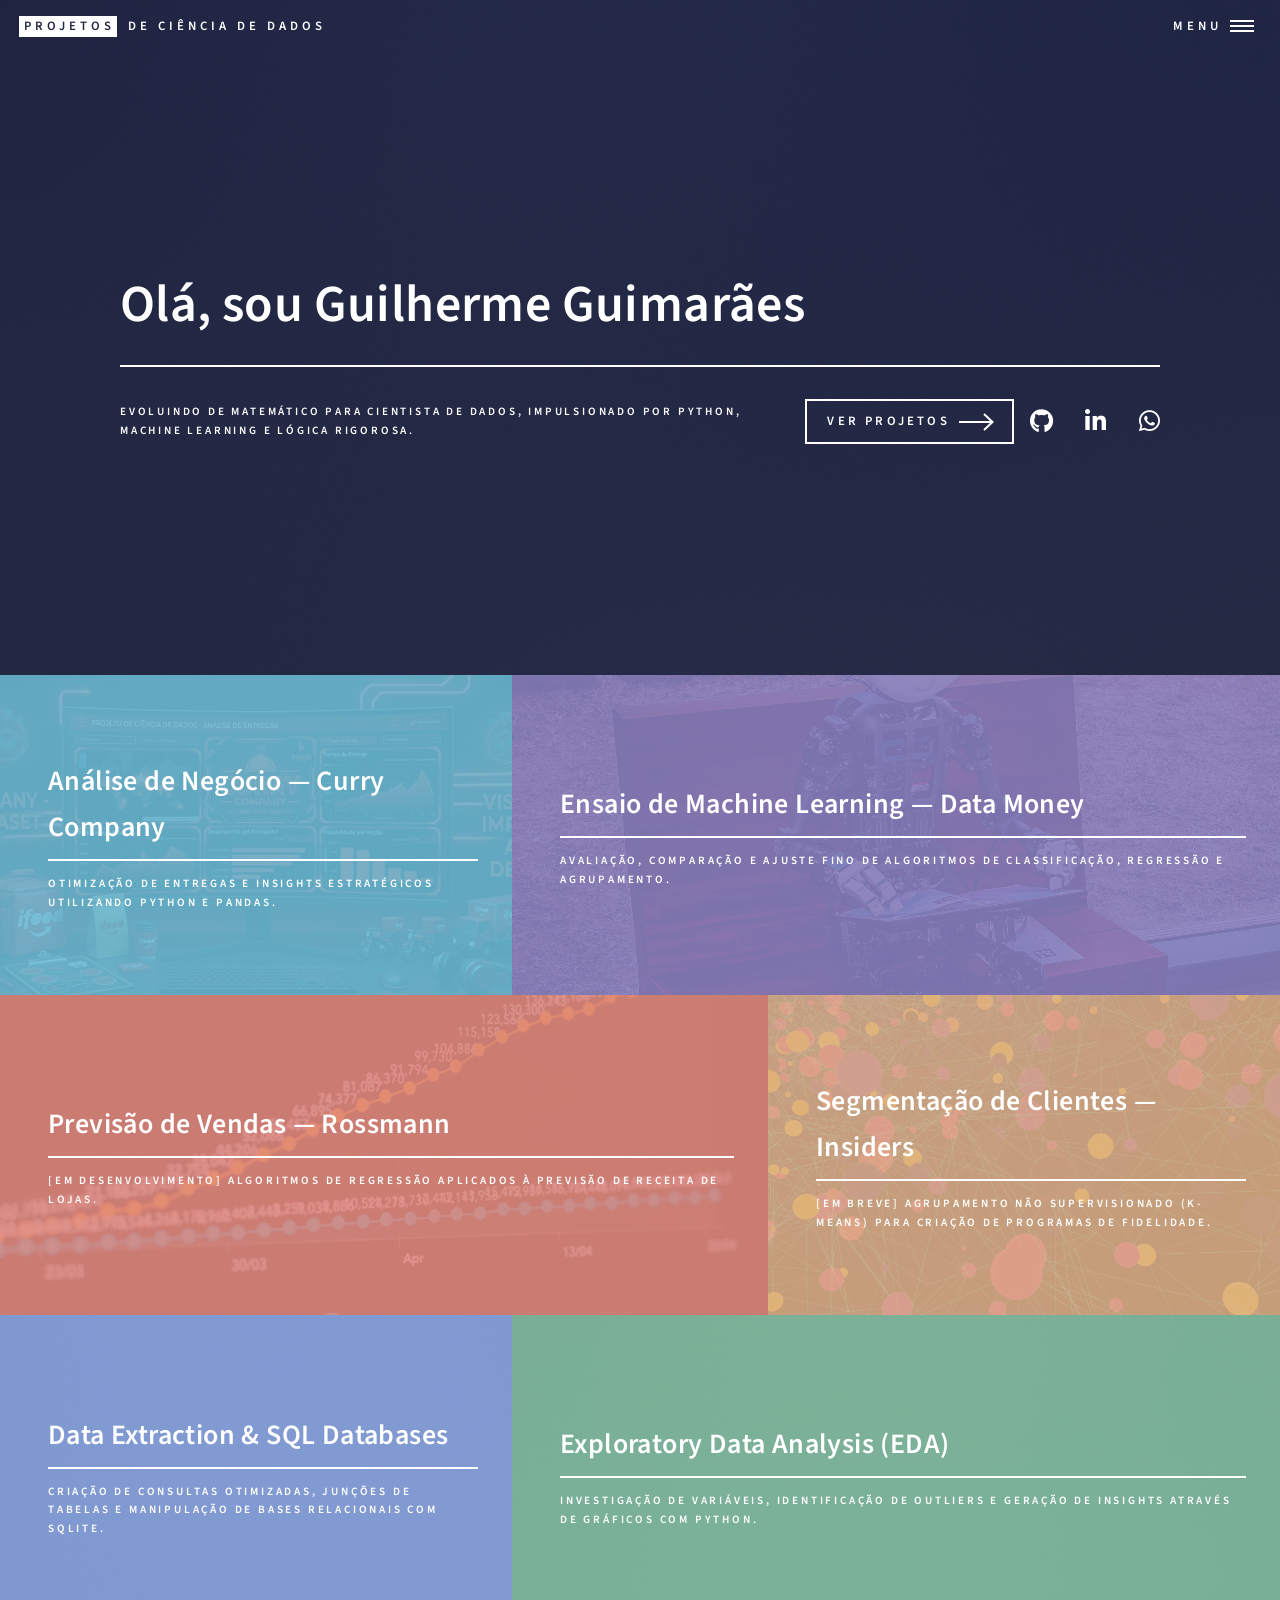
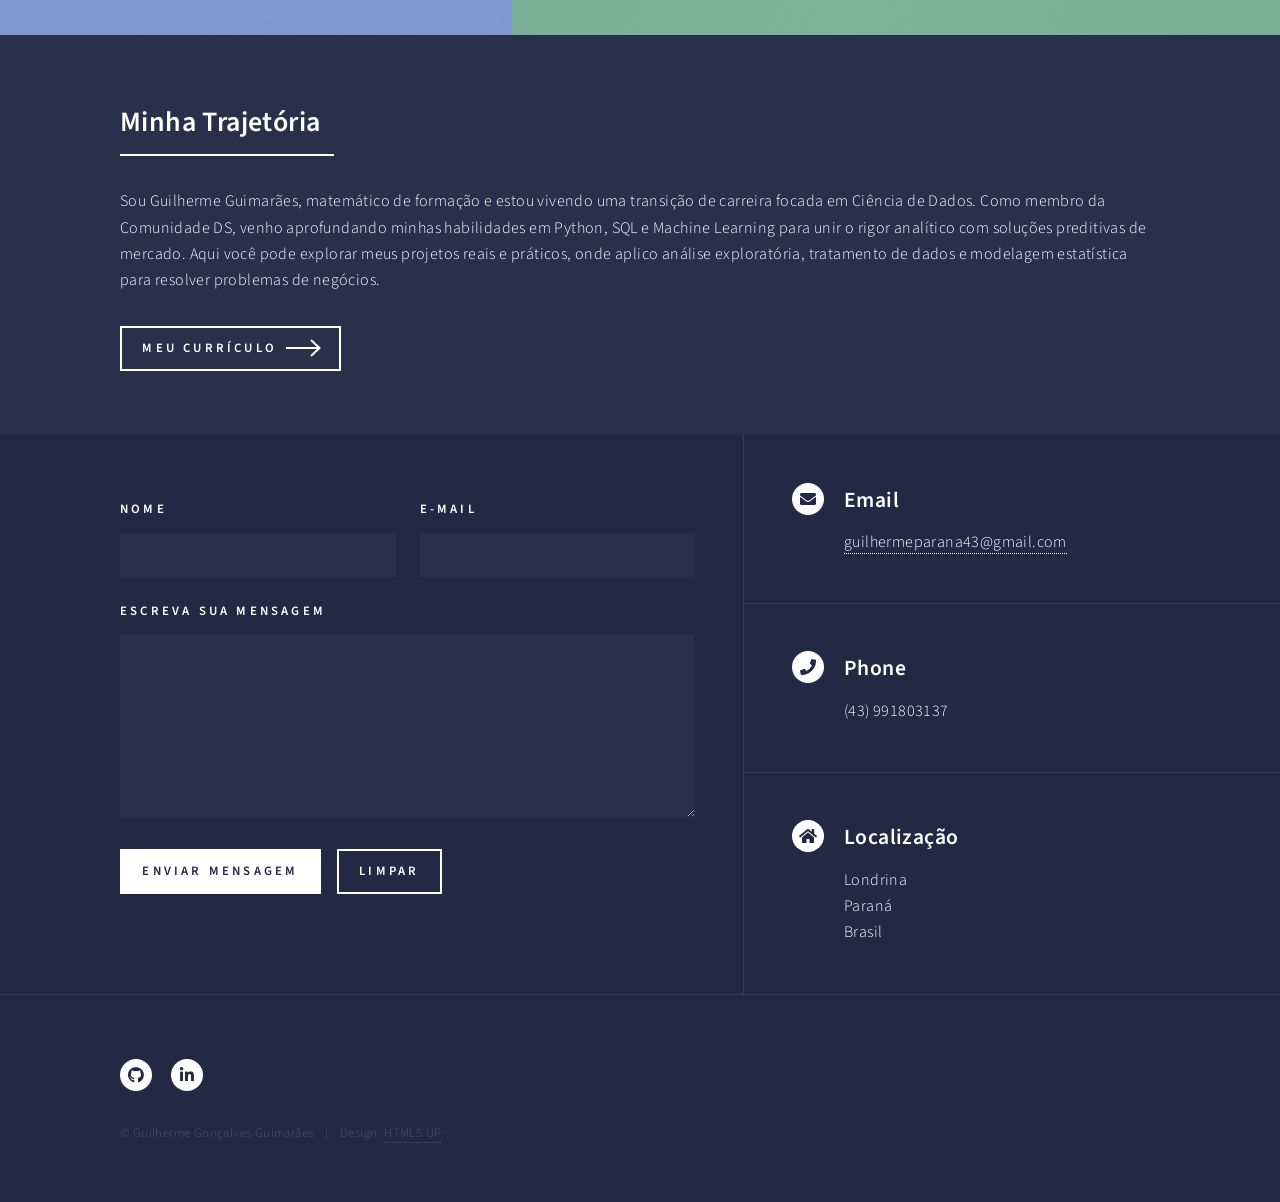
<file: index.html>
<!DOCTYPE HTML>
<html>
	<head>
		<title>Projetos - Guilherme Guimarães</title>
		<meta charset="utf-8" />
		<meta name="viewport" content="width=device-width, initial-scale=1, user-scalable=no" />
		<link rel="stylesheet" href="assets/css/main.css" />
		<noscript><link rel="stylesheet" href="assets/css/noscript.css" /></noscript>
	</head>
	<body class="is-preload">

		<!-- Wrapper -->
			<div id="wrapper">

				<!-- Header -->
					<header id="header" class="alt">
						<a href="index.html" class="logo"><strong>Projetos</strong> <span>de Ciência de Dados</span></a>
						<nav>
							<a href="#menu">Menu</a>
						</nav>
					</header>

				<!-- Menu -->
					<nav id="menu">
						<ul class="links">
							<li><a href="index.html">Home</a></li>
							<li><a href="landing.html">Projetos</a></li>
							<li><a href="generic.html">Formação</a></li>
							<li><a href="elements.html">Contato</a></li>
						</ul>
						<ul class="actions stacked">
							<li><a href="cv_guilhermeg.pdf" onclick="window.open(this.href, '_blank'); return false;" class="button primary fit">Meu Currículo</a></li>
							<li><a href="https://www.linkedin.com/in/guilherme-goncalves-guimaraes-data-scientist/" onclick="window.open(this.href, '_blank'); return false;" class="button fit">LinkedIn</a></li>
						</ul>
					</nav>

				<!-- Banner -->
					<section id="banner" class="major">
						<div class="inner">
							<header class="major">
								<h1>Olá, sou Guilherme Guimarães</h1>
							</header>
							<div class="content" style="display: flex; justify-content: space-between; align-items: center;">
								<p>EVOLUINDO DE MATEMÁTICO PARA CIENTISTA DE DADOS, IMPULSIONADO POR PYTHON, MACHINE LEARNING E LÓGICA RIGOROSA.</p>
								
								<div style="display: flex; align-items: center; gap: 1rem;">
									<ul class="actions" style="margin: 0; padding: 0;">
										<li><a href="#one" class="button next">Ver Projetos</a></li>
									</ul>

									<ul class="icons" style="display: flex; gap: 1rem; margin: 0; padding: 0; list-style: none;">
										<li><a href="https://github.com/guig23" target="_blank" class="icon brands fa-github" style="font-size: 1.5rem;"><span class="label" style="display:none;">GitHub</span></a></li>
										<li><a href="https://www.linkedin.com/in/guilherme-goncalves-guimaraes-data-scientist/" target="_blank" class="icon brands fa-linkedin-in" style="font-size: 1.5rem;"><span class="label" style="display:none;">LinkedIn</span></a></li>
										<li><a href="https://wa.me/5543991803137" target="_blank" class="icon brands fa-whatsapp" style="font-size: 1.5rem;"><span class="label" style="display:none;">WhatsApp</span></a></li>
									</ul>
								</div>
							</div>
						</div>
					</section>

				<!-- Main -->
					<div id="main">

						<!-- One (Seção de Projetos em Grid Tiles) -->
							<section id="one" class="tiles">
								
								<!-- PROJETO CURRY COMPANY ATUALIZADO PARA LINKAR DIRETO PARA O GENERIC.HTML -->
								<article>
									<span class="image">
										<img src="images/pic01.jpg" alt="Curry Company" />
									</span>
									<header class="major">
										<h3><a href="generic.html" class="link">Análise de Negócio — Curry Company</a></h3>
										<p>Otimização de entregas e insights estratégicos utilizando Python e Pandas.</p>
									</header>
									<a href="generic.html" class="link primary"></a>
								</article>

								<article>
									<span class="image">
										<img src="images/pic02.jpg" alt="" />
									</span>
									<header class="major">
										<h3><a href="landing.html" class="link">Ensaio de Machine Learning — Data Money</a></h3>
										<p>Avaliação, comparação e ajuste fino de algoritmos de Classificação, Regressão e Agrupamento.</p>
									</header>
								</article>
								
								<article>
									<span class="image">
										<img src="images/pic03.jpg" alt="" />
									</span>
									<header class="major">
										<h3><a href="#" class="link">Previsão de Vendas — Rossmann</a></h3>
										<p><strong>[Em Desenvolvimento]</strong> Algoritmos de regressão aplicados à previsão de receita de lojas.</p>
									</header>
								</article>
								
								<article>
									<span class="image">
										<img src="images/pic04.jpg" alt="" />
									</span>
									<header class="major">
										<h3><a href="#" class="link">Segmentação de Clientes — Insiders</a></h3>
										<p><strong>[Em Breve]</strong> Agrupamento não supervisionado (K-Means) para criação de programas de fidelidade.</p>
									</header>
								</article>
								
								<article>
									<span class="image">
										<img src="images/pic05.jpg" alt="" />
									</span>
									<header class="major">
										<h3><a href="#" class="link">Data Extraction & SQL Databases</a></h3>
										<p>Criação de consultas otimizadas, junções de tabelas e manipulação de bases relacionais com SQLite.</p>
									</header>
								</article>
								
								<article>
									<span class="image">
										<img src="images/pic06.jpg" alt="" />
									</span>
									<header class="major">
										<h3><a href="#" class="link">Exploratory Data Analysis (EDA)</a></h3>
										<p>Investigação de variáveis, identificação de outliers e geração de insights através de gráficos com Python.</p>
									</header>
								</article>

							</section>

						<!-- Two -->
							<section id="two">
								<div class="inner">
									<header class="major">
										<h2>Minha Trajetória</h2>
									</header>
									<p>Sou Guilherme Guimarães, matemático de formação e estou vivendo uma transição de carreira focada em Ciência de Dados. Como membro da Comunidade DS, venho aprofundando minhas habilidades em Python, SQL e Machine Learning para unir o rigor analítico com soluções preditivas de mercado. Aqui você pode explorar meus projetos reais e práticos, onde aplico análise exploratória, tratamento de dados e modelagem estatística para resolver problemas de negócios.</p>
									<ul class="actions">
										<li><a href="cv_guilhermeg.pdf" download="cv_guilhermeg.pdf" class="button next">Meu Currículo</a></li>
									</ul>
								</div>
							</section>

					</div>

				<!-- Contact -->
					<section id="contact">
						<div class="inner">
							<section>
								<form method="POST" action="https://formspree.io/f/maqkynvn">
									<div class="fields">
										<div class="field half">
											<label for="name">Nome</label>
											<input type="text" name="name" id="name" />
										</div>
										<div class="field half">
											<label for="email">E-mail</label>
											<input type="text" name="email" id="email" />
										</div>
										<div class="field">
											<label for="message">Escreva sua mensagem</label>
											<textarea name="message" id="message" rows="6"></textarea>
										</div>
									</div>
									<ul class="actions">
										<li><input type="submit" value="Enviar Mensagem" class="primary" /></li>
										<li><input type="reset" value="Limpar" /></li>
									</ul>
								</form>
							</section>
							<section class="split">
								<section>
									<div class="contact-method">
										<span class="icon solid alt fa-envelope"></span>
										<h3>Email</h3>
										<a href="mailto:guilhermeparana43@gmail.com">guilhermeparana43@gmail.com</a>
									</div>
								</section>
								<section>
									<div class="contact-method">
										<span class="icon solid alt fa-phone"></span>
										<h3>Phone</h3>
										<span>(43) 991803137</span>
									</div>
								</section>
								<section>
									<div class="contact-method">
										<span class="icon solid alt fa-home"></span>
										<h3>Localização</h3>
										<span>Londrina<br />
										Paraná<br />
										Brasil</span>
									</div>
								</section>
							</section>
						</div>
					</section>

				<!-- Footer -->
					<footer id="footer">
						<div class="inner">
							<ul class="icons">
								<li><a href="https://github.com/guig23" target="_blank" class="icon brands alt fa-github"><span class="label">GitHub</span></a></li>
								<li><a href="https://www.linkedin.com/in/guilherme-goncalves-guimaraes-data-scientist/" target="_blank" class="icon brands alt fa-linkedin-in"><span class="label">LinkedIn</span></a></li>
							</ul>
							<ul class="copyright">
								<li>&copy; Guilherme Gonçalves Guimarães</li><li>Design: <a href="https://html5up.net">HTML5 UP</a></li>
							</ul>
						</div>
					</footer>

			</div>

		<!-- Scripts -->
			<script src="assets/js/jquery.min.js"></script>
			<script src="assets/js/jquery.scrolly.min.js"></script>
			<script src="assets/js/jquery.scrollex.min.js"></script>
			<script src="assets/js/browser.min.js"></script>
			<script src="assets/js/breakpoints.min.js"></script>
			<script src="assets/js/util.js"></script>
			<script src="assets/js/main.js"></script>

	</body>
</html>
</file>
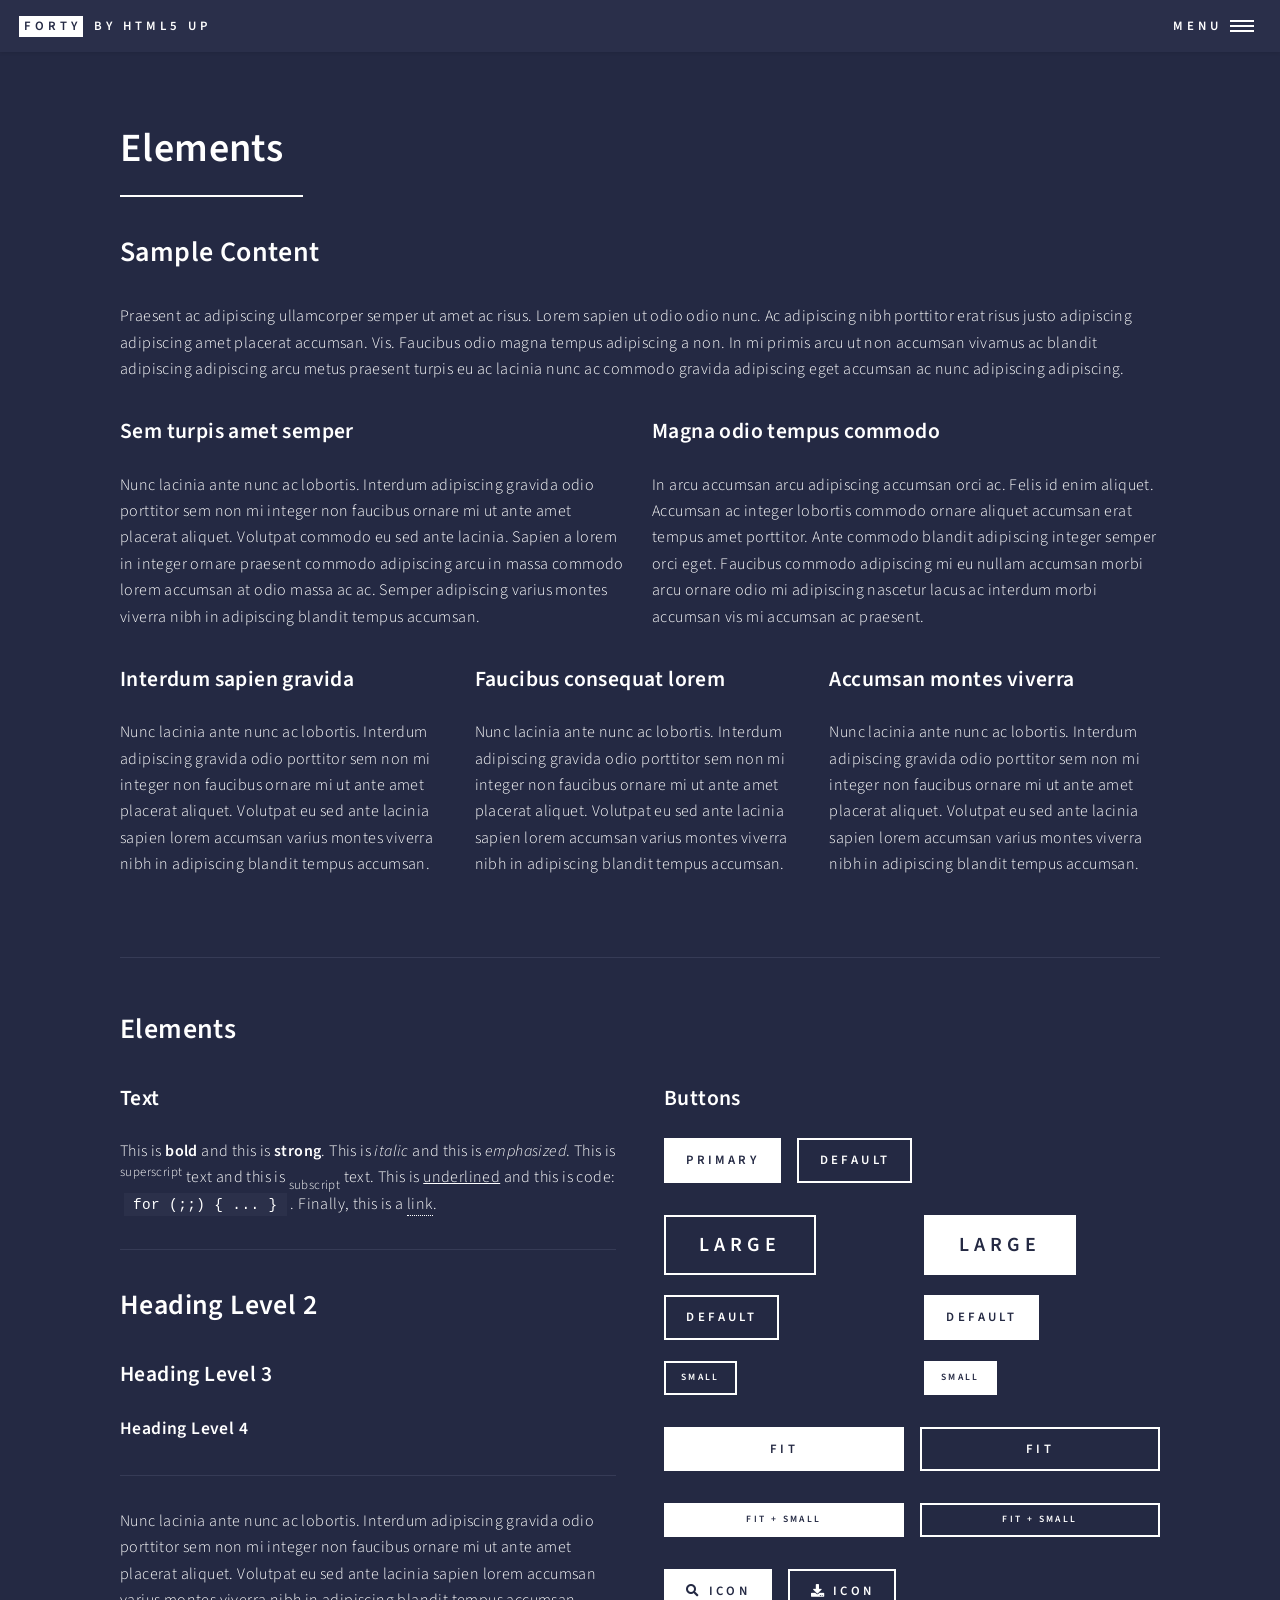
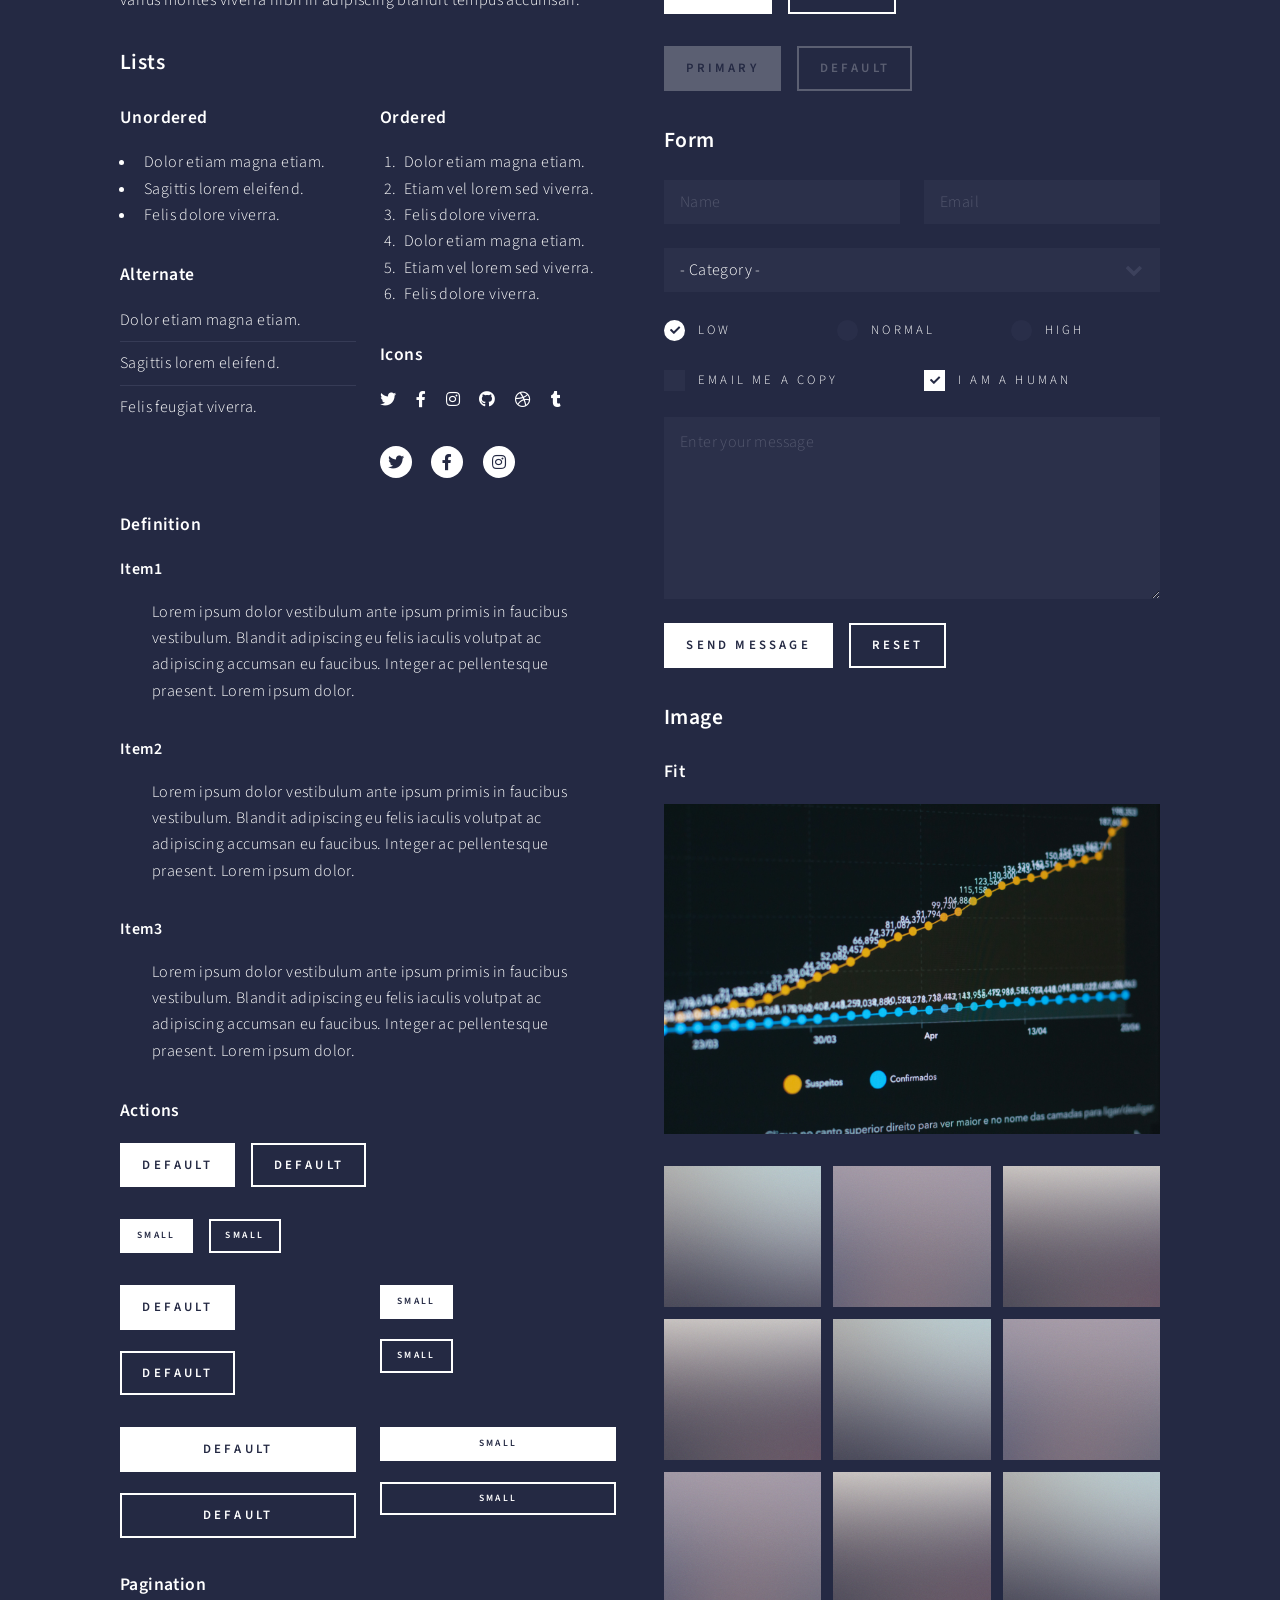
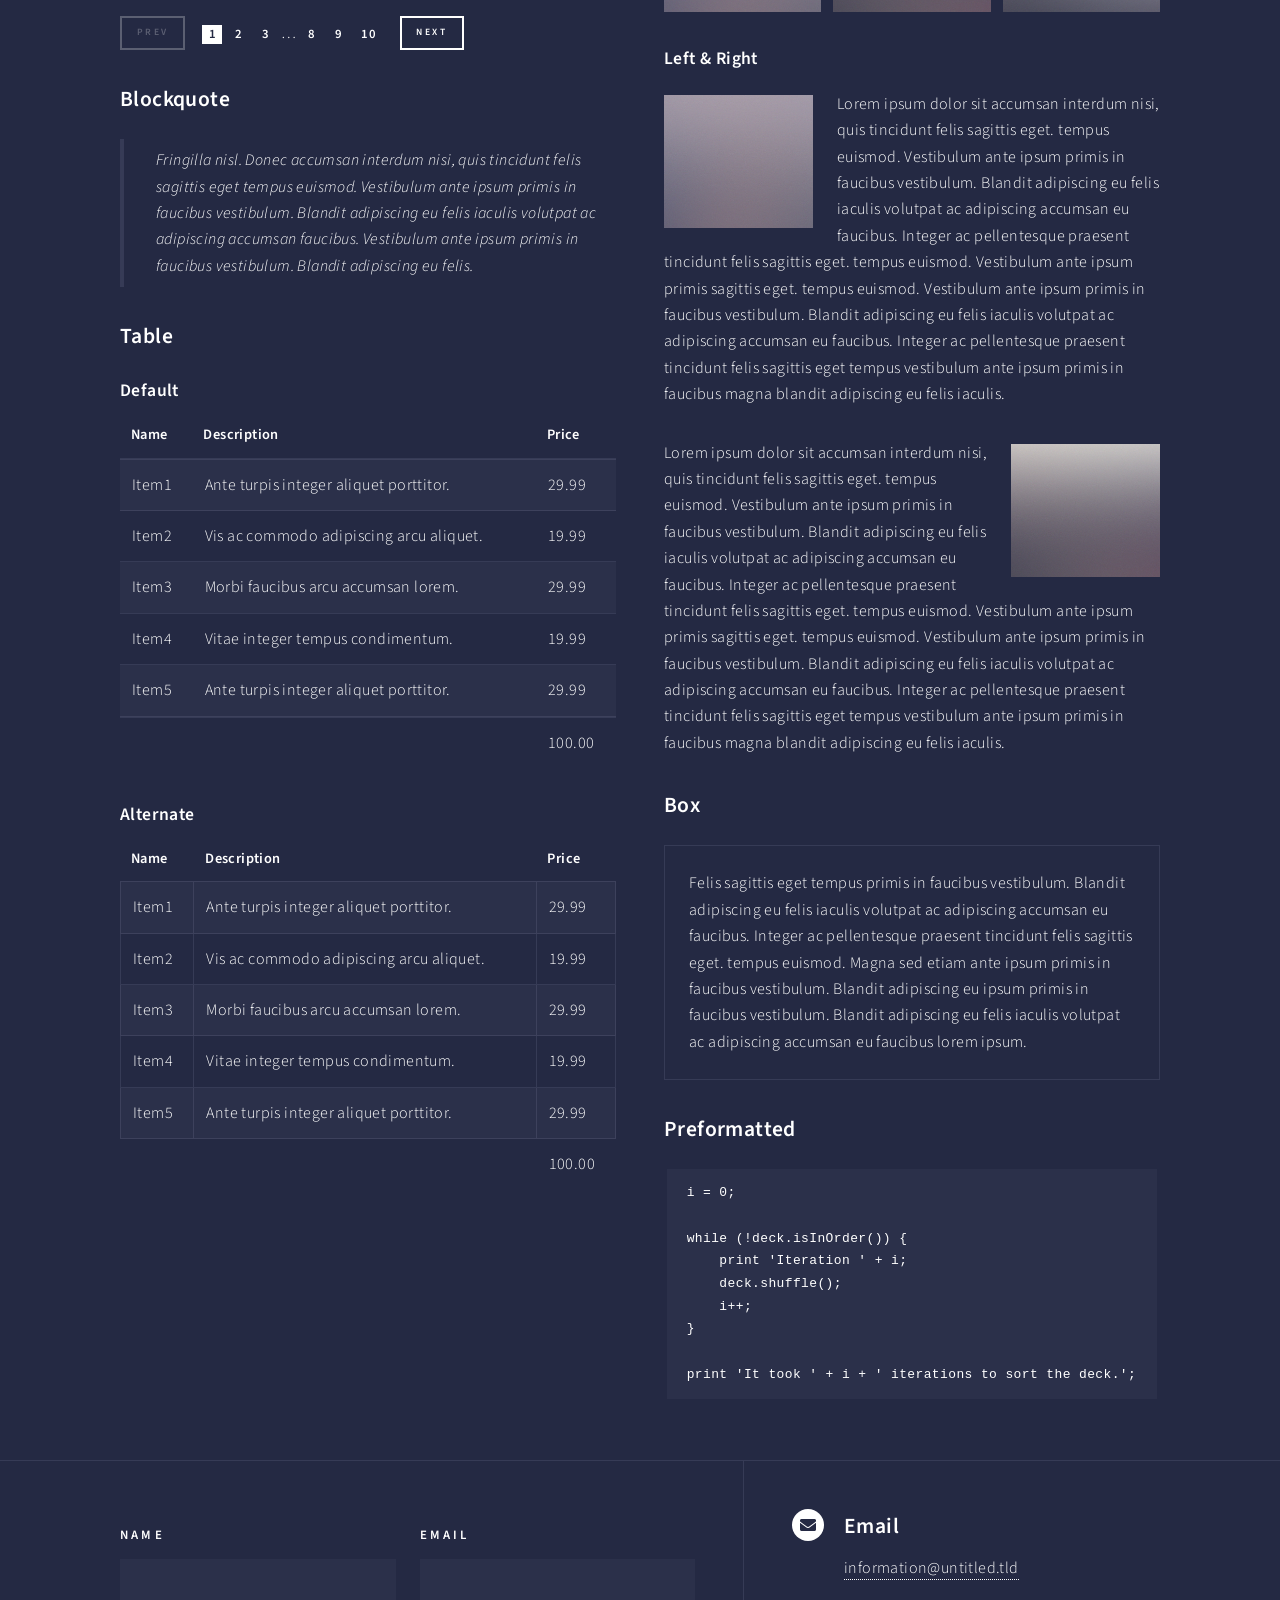
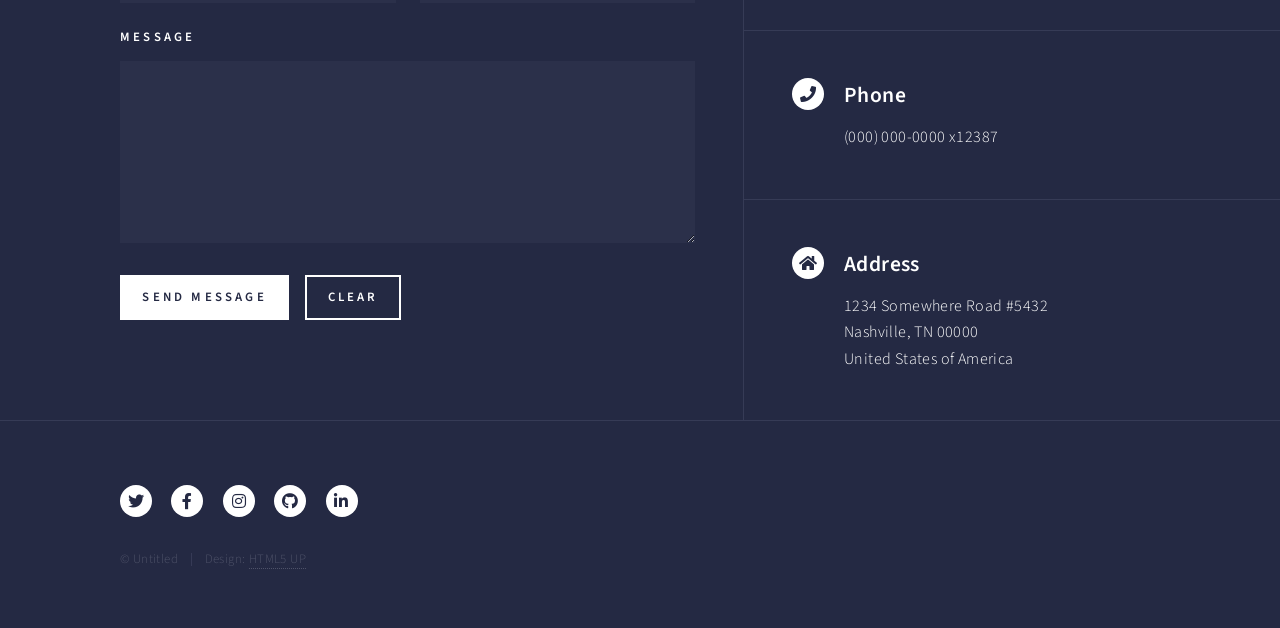
<file: elements.html>
<!DOCTYPE HTML>
<!--
	Forty by HTML5 UP
	html5up.net | @ajlkn
	Free for personal and commercial use under the CCA 3.0 license (html5up.net/license)
-->
<html>
	<head>
		<title>Elements - Forty by HTML5 UP</title>
		<meta charset="utf-8" />
		<meta name="viewport" content="width=device-width, initial-scale=1, user-scalable=no" />
		<link rel="stylesheet" href="assets/css/main.css" />
		<noscript><link rel="stylesheet" href="assets/css/noscript.css" /></noscript>
	</head>
	<body class="is-preload">

		<!-- Wrapper -->
			<div id="wrapper">

				<!-- Header -->
					<header id="header">
						<a href="index.html" class="logo"><strong>Forty</strong> <span>by HTML5 UP</span></a>
						<nav>
							<a href="#menu">Menu</a>
						</nav>
					</header>

				<!-- Menu -->
					<nav id="menu">
						<ul class="links">
							<li><a href="index.html">Home</a></li>
							<li><a href="landing.html">Landing</a></li>
							<li><a href="generic.html">Generic</a></li>
							<li><a href="elements.html">Elements</a></li>
						</ul>
						<ul class="actions stacked">
							<li><a href="#" class="button primary fit">Get Started</a></li>
							<li><a href="#" class="button fit">Log In</a></li>
						</ul>
					</nav>

				<!-- Main -->
					<div id="main" class="alt">

						<!-- One -->
							<section id="one">
								<div class="inner">
									<header class="major">
										<h1>Elements</h1>
									</header>

									<!-- Content -->
										<h2 id="content">Sample Content</h2>
										<p>Praesent ac adipiscing ullamcorper semper ut amet ac risus. Lorem sapien ut odio odio nunc. Ac adipiscing nibh porttitor erat risus justo adipiscing adipiscing amet placerat accumsan. Vis. Faucibus odio magna tempus adipiscing a non. In mi primis arcu ut non accumsan vivamus ac blandit adipiscing adipiscing arcu metus praesent turpis eu ac lacinia nunc ac commodo gravida adipiscing eget accumsan ac nunc adipiscing adipiscing.</p>
										<div class="row">
											<div class="col-6 col-12-small">
												<h3>Sem turpis amet semper</h3>
												<p>Nunc lacinia ante nunc ac lobortis. Interdum adipiscing gravida odio porttitor sem non mi integer non faucibus ornare mi ut ante amet placerat aliquet. Volutpat commodo eu sed ante lacinia. Sapien a lorem in integer ornare praesent commodo adipiscing arcu in massa commodo lorem accumsan at odio massa ac ac. Semper adipiscing varius montes viverra nibh in adipiscing blandit tempus accumsan.</p>
											</div>
											<div class="col-6 col-12-small">
												<h3>Magna odio tempus commodo</h3>
												<p>In arcu accumsan arcu adipiscing accumsan orci ac. Felis id enim aliquet. Accumsan ac integer lobortis commodo ornare aliquet accumsan erat tempus amet porttitor. Ante commodo blandit adipiscing integer semper orci eget. Faucibus commodo adipiscing mi eu nullam accumsan morbi arcu ornare odio mi adipiscing nascetur lacus ac interdum morbi accumsan vis mi accumsan ac praesent.</p>
											</div>
											<!-- Break -->
											<div class="col-4 col-12-medium">
												<h3>Interdum sapien gravida</h3>
												<p>Nunc lacinia ante nunc ac lobortis. Interdum adipiscing gravida odio porttitor sem non mi integer non faucibus ornare mi ut ante amet placerat aliquet. Volutpat eu sed ante lacinia sapien lorem accumsan varius montes viverra nibh in adipiscing blandit tempus accumsan.</p>
											</div>
											<div class="col-4 col-12-medium">
												<h3>Faucibus consequat lorem</h3>
												<p>Nunc lacinia ante nunc ac lobortis. Interdum adipiscing gravida odio porttitor sem non mi integer non faucibus ornare mi ut ante amet placerat aliquet. Volutpat eu sed ante lacinia sapien lorem accumsan varius montes viverra nibh in adipiscing blandit tempus accumsan.</p>
											</div>
											<div class="col-4 col-12-medium">
												<h3>Accumsan montes viverra</h3>
												<p>Nunc lacinia ante nunc ac lobortis. Interdum adipiscing gravida odio porttitor sem non mi integer non faucibus ornare mi ut ante amet placerat aliquet. Volutpat eu sed ante lacinia sapien lorem accumsan varius montes viverra nibh in adipiscing blandit tempus accumsan.</p>
											</div>
										</div>

									<hr class="major" />

									<!-- Elements -->
										<h2 id="elements">Elements</h2>
										<div class="row gtr-200">
											<div class="col-6 col-12-medium">

												<!-- Text stuff -->
													<h3>Text</h3>
													<p>This is <b>bold</b> and this is <strong>strong</strong>. This is <i>italic</i> and this is <em>emphasized</em>.
													This is <sup>superscript</sup> text and this is <sub>subscript</sub> text.
													This is <u>underlined</u> and this is code: <code>for (;;) { ... }</code>.
													Finally, this is a <a href="#">link</a>.</p>
													<hr />
													<h2>Heading Level 2</h2>
													<h3>Heading Level 3</h3>
													<h4>Heading Level 4</h4>
													<hr />
													<p>Nunc lacinia ante nunc ac lobortis. Interdum adipiscing gravida odio porttitor sem non mi integer non faucibus ornare mi ut ante amet placerat aliquet. Volutpat eu sed ante lacinia sapien lorem accumsan varius montes viverra nibh in adipiscing blandit tempus accumsan.</p>

												<!-- Lists -->
													<h3>Lists</h3>
													<div class="row">
														<div class="col-6 col-12-small">

															<h4>Unordered</h4>
															<ul>
																<li>Dolor etiam magna etiam.</li>
																<li>Sagittis lorem eleifend.</li>
																<li>Felis dolore viverra.</li>
															</ul>

															<h4>Alternate</h4>
															<ul class="alt">
																<li>Dolor etiam magna etiam.</li>
																<li>Sagittis lorem eleifend.</li>
																<li>Felis feugiat viverra.</li>
															</ul>

														</div>
														<div class="col-6 col-12-small">

															<h4>Ordered</h4>
															<ol>
																<li>Dolor etiam magna etiam.</li>
																<li>Etiam vel lorem sed viverra.</li>
																<li>Felis dolore viverra.</li>
																<li>Dolor etiam magna etiam.</li>
																<li>Etiam vel lorem sed viverra.</li>
																<li>Felis dolore viverra.</li>
															</ol>

															<h4>Icons</h4>
															<ul class="icons">
																<li><a href="#" class="icon brands fa-twitter"><span class="label">Twitter</span></a></li>
																<li><a href="#" class="icon brands fa-facebook-f"><span class="label">Facebook</span></a></li>
																<li><a href="#" class="icon brands fa-instagram"><span class="label">Instagram</span></a></li>
																<li><a href="#" class="icon brands fa-github"><span class="label">Github</span></a></li>
																<li><a href="#" class="icon brands fa-dribbble"><span class="label">Dribbble</span></a></li>
																<li><a href="#" class="icon brands fa-tumblr"><span class="label">Tumblr</span></a></li>
															</ul>
															<ul class="icons">
																<li><a href="#" class="icon brands alt fa-twitter"><span class="label">Twitter</span></a></li>
																<li><a href="#" class="icon brands alt fa-facebook-f"><span class="label">Facebook</span></a></li>
																<li><a href="#" class="icon brands alt fa-instagram"><span class="label">Instagram</span></a></li>
															</ul>

														</div>
													</div>
													<h4>Definition</h4>
													<dl>
														<dt>Item1</dt>
														<dd>
															<p>Lorem ipsum dolor vestibulum ante ipsum primis in faucibus vestibulum. Blandit adipiscing eu felis iaculis volutpat ac adipiscing accumsan eu faucibus. Integer ac pellentesque praesent. Lorem ipsum dolor.</p>
														</dd>
														<dt>Item2</dt>
														<dd>
															<p>Lorem ipsum dolor vestibulum ante ipsum primis in faucibus vestibulum. Blandit adipiscing eu felis iaculis volutpat ac adipiscing accumsan eu faucibus. Integer ac pellentesque praesent. Lorem ipsum dolor.</p>
														</dd>
														<dt>Item3</dt>
														<dd>
															<p>Lorem ipsum dolor vestibulum ante ipsum primis in faucibus vestibulum. Blandit adipiscing eu felis iaculis volutpat ac adipiscing accumsan eu faucibus. Integer ac pellentesque praesent. Lorem ipsum dolor.</p>
														</dd>
													</dl>

													<h4>Actions</h4>
													<ul class="actions">
														<li><a href="#" class="button primary">Default</a></li>
														<li><a href="#" class="button">Default</a></li>
													</ul>
													<ul class="actions small">
														<li><a href="#" class="button primary small">Small</a></li>
														<li><a href="#" class="button small">Small</a></li>
													</ul>
													<div class="row">
														<div class="col-6 col-12-small">
															<ul class="actions stacked">
																<li><a href="#" class="button primary">Default</a></li>
																<li><a href="#" class="button">Default</a></li>
															</ul>
														</div>
														<div class="col-6 col-12-small">
															<ul class="actions stacked">
																<li><a href="#" class="button primary small">Small</a></li>
																<li><a href="#" class="button small">Small</a></li>
															</ul>
														</div>
														<div class="col-6 col-12-small">
															<ul class="actions stacked">
																<li><a href="#" class="button primary fit">Default</a></li>
																<li><a href="#" class="button fit">Default</a></li>
															</ul>
														</div>
														<div class="col-6 col-12-small">
															<ul class="actions stacked">
																<li><a href="#" class="button primary small fit">Small</a></li>
																<li><a href="#" class="button small fit">Small</a></li>
															</ul>
														</div>
													</div>

													<h4>Pagination</h4>
													<ul class="pagination">
														<li><span class="button small disabled">Prev</span></li>
														<li><a href="#" class="page active">1</a></li>
														<li><a href="#" class="page">2</a></li>
														<li><a href="#" class="page">3</a></li>
														<li><span>&hellip;</span></li>
														<li><a href="#" class="page">8</a></li>
														<li><a href="#" class="page">9</a></li>
														<li><a href="#" class="page">10</a></li>
														<li><a href="#" class="button small">Next</a></li>
													</ul>

												<!-- Blockquote -->
													<h3>Blockquote</h3>
													<blockquote>Fringilla nisl. Donec accumsan interdum nisi, quis tincidunt felis sagittis eget tempus euismod. Vestibulum ante ipsum primis in faucibus vestibulum. Blandit adipiscing eu felis iaculis volutpat ac adipiscing accumsan faucibus. Vestibulum ante ipsum primis in faucibus vestibulum. Blandit adipiscing eu felis.</blockquote>

												<!-- Table -->
													<h3>Table</h3>

													<h4>Default</h4>
													<div class="table-wrapper">
														<table>
															<thead>
																<tr>
																	<th>Name</th>
																	<th>Description</th>
																	<th>Price</th>
																</tr>
															</thead>
															<tbody>
																<tr>
																	<td>Item1</td>
																	<td>Ante turpis integer aliquet porttitor.</td>
																	<td>29.99</td>
																</tr>
																<tr>
																	<td>Item2</td>
																	<td>Vis ac commodo adipiscing arcu aliquet.</td>
																	<td>19.99</td>
																</tr>
																<tr>
																	<td>Item3</td>
																	<td> Morbi faucibus arcu accumsan lorem.</td>
																	<td>29.99</td>
																</tr>
																<tr>
																	<td>Item4</td>
																	<td>Vitae integer tempus condimentum.</td>
																	<td>19.99</td>
																</tr>
																<tr>
																	<td>Item5</td>
																	<td>Ante turpis integer aliquet porttitor.</td>
																	<td>29.99</td>
																</tr>
															</tbody>
															<tfoot>
																<tr>
																	<td colspan="2"></td>
																	<td>100.00</td>
																</tr>
															</tfoot>
														</table>
													</div>

													<h4>Alternate</h4>
													<div class="table-wrapper">
														<table class="alt">
															<thead>
																<tr>
																	<th>Name</th>
																	<th>Description</th>
																	<th>Price</th>
																</tr>
															</thead>
															<tbody>
																<tr>
																	<td>Item1</td>
																	<td>Ante turpis integer aliquet porttitor.</td>
																	<td>29.99</td>
																</tr>
																<tr>
																	<td>Item2</td>
																	<td>Vis ac commodo adipiscing arcu aliquet.</td>
																	<td>19.99</td>
																</tr>
																<tr>
																	<td>Item3</td>
																	<td> Morbi faucibus arcu accumsan lorem.</td>
																	<td>29.99</td>
																</tr>
																<tr>
																	<td>Item4</td>
																	<td>Vitae integer tempus condimentum.</td>
																	<td>19.99</td>
																</tr>
																<tr>
																	<td>Item5</td>
																	<td>Ante turpis integer aliquet porttitor.</td>
																	<td>29.99</td>
																</tr>
															</tbody>
															<tfoot>
																<tr>
																	<td colspan="2"></td>
																	<td>100.00</td>
																</tr>
															</tfoot>
														</table>
													</div>

											</div>
											<div class="col-6 col-12-medium">

												<!-- Buttons -->
													<h3>Buttons</h3>
													<ul class="actions">
														<li><a href="#" class="button primary">Primary</a></li>
														<li><a href="#" class="button">Default</a></li>
													</ul>
													<div class="row">
														<div class="col-6 col-12-xsmall">
															<ul class="actions stacked">
																<li><a href="#" class="button large">Large</a></li>
																<li><a href="#" class="button">Default</a></li>
																<li><a href="#" class="button small">Small</a></li>
															</ul>
														</div>
														<div class="col-6 col-12-xsmall">
															<ul class="actions stacked">
																<li><a href="#" class="button primary large">Large</a></li>
																<li><a href="#" class="button primary">Default</a></li>
																<li><a href="#" class="button primary small">Small</a></li>
															</ul>
														</div>
													</div>
													<ul class="actions fit">
														<li><a href="#" class="button primary fit">Fit</a></li>
														<li><a href="#" class="button fit">Fit</a></li>
													</ul>
													<ul class="actions fit small">
														<li><a href="#" class="button primary fit small">Fit + Small</a></li>
														<li><a href="#" class="button fit small">Fit + Small</a></li>
													</ul>
													<ul class="actions">
														<li><a href="#" class="button primary icon solid fa-search">Icon</a></li>
														<li><a href="#" class="button icon solid fa-download">Icon</a></li>
													</ul>
													<ul class="actions">
														<li><span class="button primary disabled">Primary</span></li>
														<li><span class="button disabled">Default</span></li>
													</ul>

												<!-- Form -->
													<h3>Form</h3>

													<form method="post" action="#">
														<div class="row gtr-uniform">
															<div class="col-6 col-12-xsmall">
																<input type="text" name="demo-name" id="demo-name" value="" placeholder="Name" />
															</div>
															<div class="col-6 col-12-xsmall">
																<input type="email" name="demo-email" id="demo-email" value="" placeholder="Email" />
															</div>
															<!-- Break -->
															<div class="col-12">
																<select name="demo-category" id="demo-category">
																	<option value="">- Category -</option>
																	<option value="1">Manufacturing</option>
																	<option value="1">Shipping</option>
																	<option value="1">Administration</option>
																	<option value="1">Human Resources</option>
																</select>
															</div>
															<!-- Break -->
															<div class="col-4 col-12-small">
																<input type="radio" id="demo-priority-low" name="demo-priority" checked>
																<label for="demo-priority-low">Low</label>
															</div>
															<div class="col-4 col-12-small">
																<input type="radio" id="demo-priority-normal" name="demo-priority">
																<label for="demo-priority-normal">Normal</label>
															</div>
															<div class="col-4 col-12-small">
																<input type="radio" id="demo-priority-high" name="demo-priority">
																<label for="demo-priority-high">High</label>
															</div>
															<!-- Break -->
															<div class="col-6 col-12-small">
																<input type="checkbox" id="demo-copy" name="demo-copy">
																<label for="demo-copy">Email me a copy</label>
															</div>
															<div class="col-6 col-12-small">
																<input type="checkbox" id="demo-human" name="demo-human" checked>
																<label for="demo-human">I am a human</label>
															</div>
															<!-- Break -->
															<div class="col-12">
																<textarea name="demo-message" id="demo-message" placeholder="Enter your message" rows="6"></textarea>
															</div>
															<!-- Break -->
															<div class="col-12">
																<ul class="actions">
																	<li><input type="submit" value="Send Message" class="primary" /></li>
																	<li><input type="reset" value="Reset" /></li>
																</ul>
															</div>
														</div>
													</form>

												<!-- Image -->
													<h3>Image</h3>

													<h4>Fit</h4>
													<span class="image fit"><img src="images/pic03.jpg" alt="" /></span>
													<div class="box alt">
														<div class="row gtr-50 gtr-uniform">
															<div class="col-4"><span class="image fit"><img src="images/pic08.jpg" alt="" /></span></div>
															<div class="col-4"><span class="image fit"><img src="images/pic09.jpg" alt="" /></span></div>
															<div class="col-4"><span class="image fit"><img src="images/pic10.jpg" alt="" /></span></div>
															<!-- Break -->
															<div class="col-4"><span class="image fit"><img src="images/pic10.jpg" alt="" /></span></div>
															<div class="col-4"><span class="image fit"><img src="images/pic08.jpg" alt="" /></span></div>
															<div class="col-4"><span class="image fit"><img src="images/pic09.jpg" alt="" /></span></div>
															<!-- Break -->
															<div class="col-4"><span class="image fit"><img src="images/pic09.jpg" alt="" /></span></div>
															<div class="col-4"><span class="image fit"><img src="images/pic10.jpg" alt="" /></span></div>
															<div class="col-4"><span class="image fit"><img src="images/pic08.jpg" alt="" /></span></div>
														</div>
													</div>

													<h4>Left &amp; Right</h4>
													<p><span class="image left"><img src="images/pic09.jpg" alt="" /></span>Lorem ipsum dolor sit accumsan interdum nisi, quis tincidunt felis sagittis eget. tempus euismod. Vestibulum ante ipsum primis in faucibus vestibulum. Blandit adipiscing eu felis iaculis volutpat ac adipiscing accumsan eu faucibus. Integer ac pellentesque praesent tincidunt felis sagittis eget. tempus euismod. Vestibulum ante ipsum primis sagittis eget. tempus euismod. Vestibulum ante ipsum primis in faucibus vestibulum. Blandit adipiscing eu felis iaculis volutpat ac adipiscing accumsan eu faucibus. Integer ac pellentesque praesent tincidunt felis sagittis eget tempus vestibulum ante ipsum primis in faucibus magna blandit adipiscing eu felis iaculis.</p>
													<p><span class="image right"><img src="images/pic10.jpg" alt="" /></span>Lorem ipsum dolor sit accumsan interdum nisi, quis tincidunt felis sagittis eget. tempus euismod. Vestibulum ante ipsum primis in faucibus vestibulum. Blandit adipiscing eu felis iaculis volutpat ac adipiscing accumsan eu faucibus. Integer ac pellentesque praesent tincidunt felis sagittis eget. tempus euismod. Vestibulum ante ipsum primis sagittis eget. tempus euismod. Vestibulum ante ipsum primis in faucibus vestibulum. Blandit adipiscing eu felis iaculis volutpat ac adipiscing accumsan eu faucibus. Integer ac pellentesque praesent tincidunt felis sagittis eget tempus vestibulum ante ipsum primis in faucibus magna blandit adipiscing eu felis iaculis.</p>

												<!-- Box -->
													<h3>Box</h3>
													<div class="box">
														<p>Felis sagittis eget tempus primis in faucibus vestibulum. Blandit adipiscing eu felis iaculis volutpat ac adipiscing accumsan eu faucibus. Integer ac pellentesque praesent tincidunt felis sagittis eget. tempus euismod. Magna sed etiam ante ipsum primis in faucibus vestibulum. Blandit adipiscing eu ipsum primis in faucibus vestibulum. Blandit adipiscing eu felis iaculis volutpat ac adipiscing accumsan eu faucibus lorem ipsum.</p>
													</div>

												<!-- Preformatted Code -->
													<h3>Preformatted</h3>
													<pre><code>i = 0;

while (!deck.isInOrder()) {
    print 'Iteration ' + i;
    deck.shuffle();
    i++;
}

print 'It took ' + i + ' iterations to sort the deck.';
</code></pre>

											</div>
										</div>

								</div>
							</section>

					</div>

				<!-- Contact -->
					<section id="contact">
						<div class="inner">
							<section>
								<form method="post" action="#">
									<div class="fields">
										<div class="field half">
											<label for="name">Name</label>
											<input type="text" name="name" id="name" />
										</div>
										<div class="field half">
											<label for="email">Email</label>
											<input type="text" name="email" id="email" />
										</div>
										<div class="field">
											<label for="message">Message</label>
											<textarea name="message" id="message" rows="6"></textarea>
										</div>
									</div>
									<ul class="actions">
										<li><input type="submit" value="Send Message" class="primary" /></li>
										<li><input type="reset" value="Clear" /></li>
									</ul>
								</form>
							</section>
							<section class="split">
								<section>
									<div class="contact-method">
										<span class="icon solid alt fa-envelope"></span>
										<h3>Email</h3>
										<a href="#">information@untitled.tld</a>
									</div>
								</section>
								<section>
									<div class="contact-method">
										<span class="icon solid alt fa-phone"></span>
										<h3>Phone</h3>
										<span>(000) 000-0000 x12387</span>
									</div>
								</section>
								<section>
									<div class="contact-method">
										<span class="icon solid alt fa-home"></span>
										<h3>Address</h3>
										<span>1234 Somewhere Road #5432<br />
										Nashville, TN 00000<br />
										United States of America</span>
									</div>
								</section>
							</section>
						</div>
					</section>

				<!-- Footer -->
					<footer id="footer">
						<div class="inner">
							<ul class="icons">
								<li><a href="#" class="icon brands alt fa-twitter"><span class="label">Twitter</span></a></li>
								<li><a href="#" class="icon brands alt fa-facebook-f"><span class="label">Facebook</span></a></li>
								<li><a href="#" class="icon brands alt fa-instagram"><span class="label">Instagram</span></a></li>
								<li><a href="#" class="icon brands alt fa-github"><span class="label">GitHub</span></a></li>
								<li><a href="#" class="icon brands alt fa-linkedin-in"><span class="label">LinkedIn</span></a></li>
							</ul>
							<ul class="copyright">
								<li>&copy; Untitled</li><li>Design: <a href="https://html5up.net">HTML5 UP</a></li>
							</ul>
						</div>
					</footer>

			</div>

		<!-- Scripts -->
			<script src="assets/js/jquery.min.js"></script>
			<script src="assets/js/jquery.scrolly.min.js"></script>
			<script src="assets/js/jquery.scrollex.min.js"></script>
			<script src="assets/js/browser.min.js"></script>
			<script src="assets/js/breakpoints.min.js"></script>
			<script src="assets/js/util.js"></script>
			<script src="assets/js/main.js"></script>

	</body>
</html>
</file>
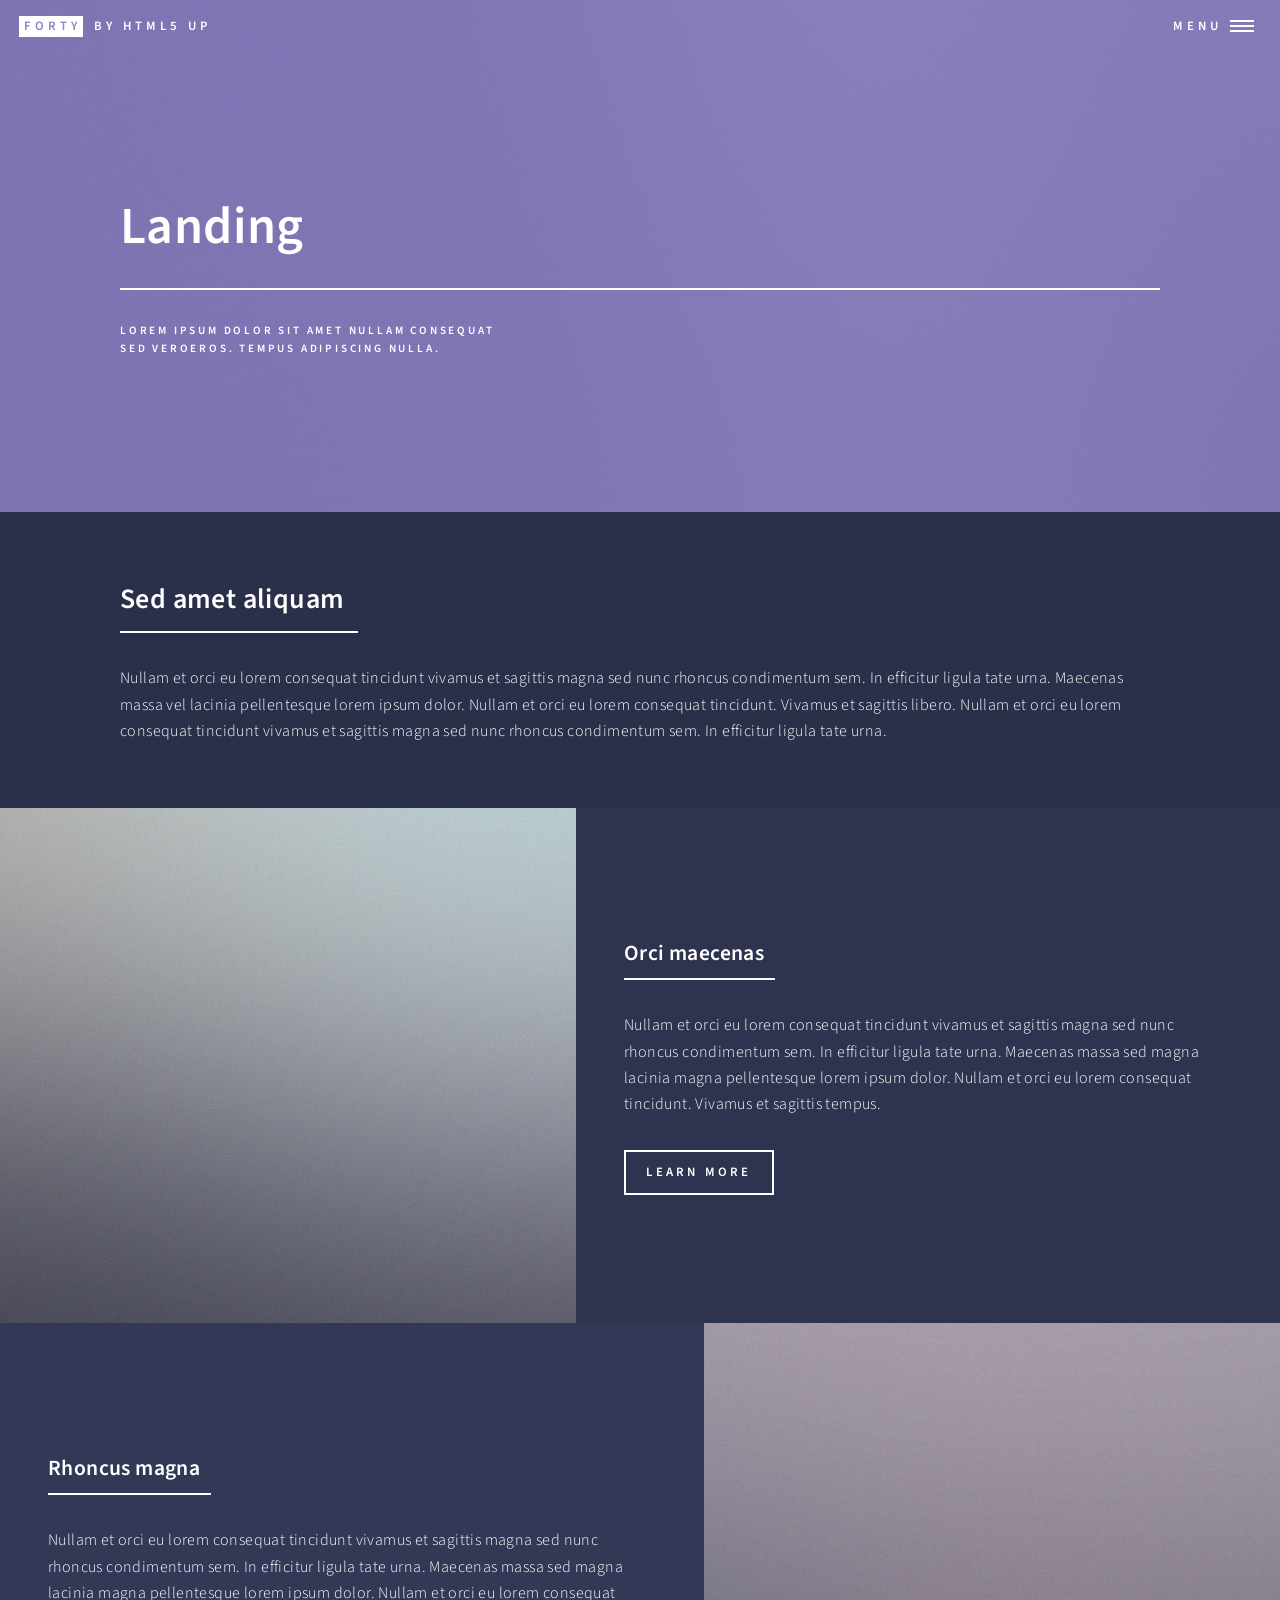
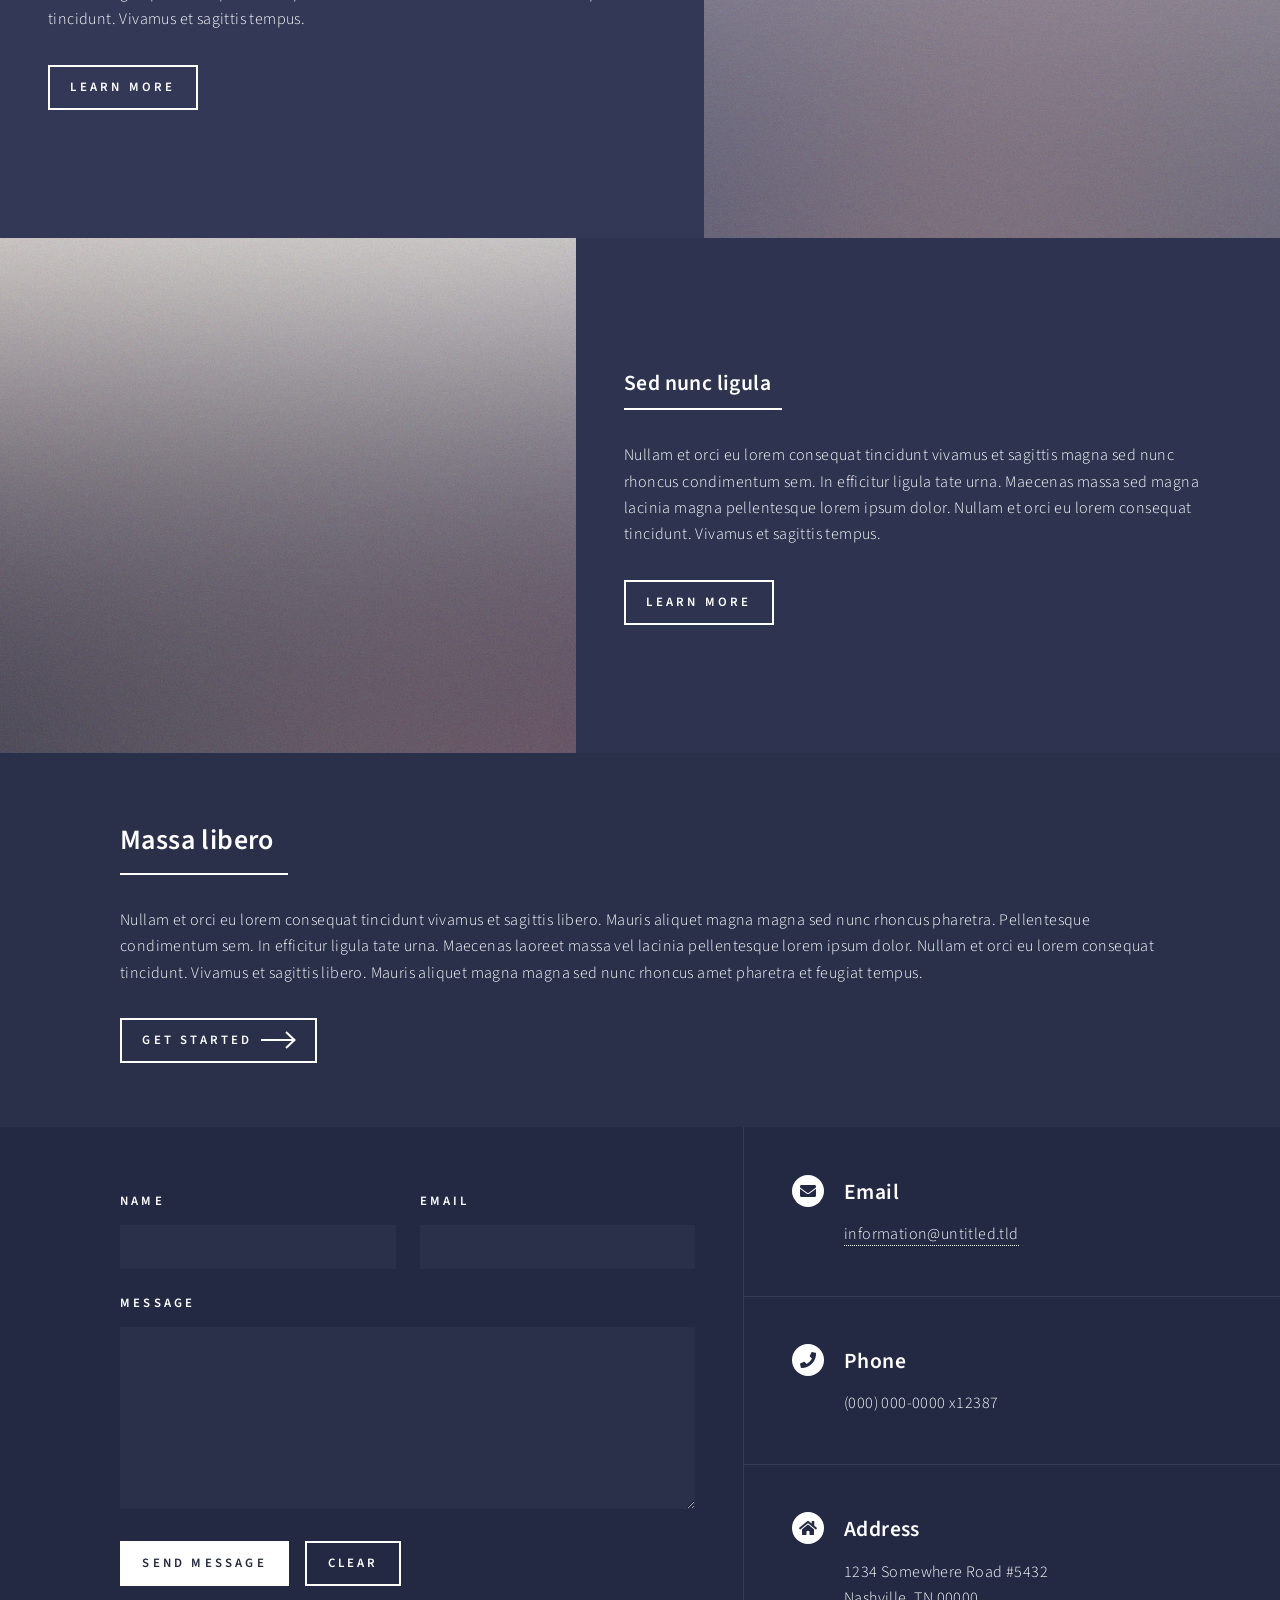
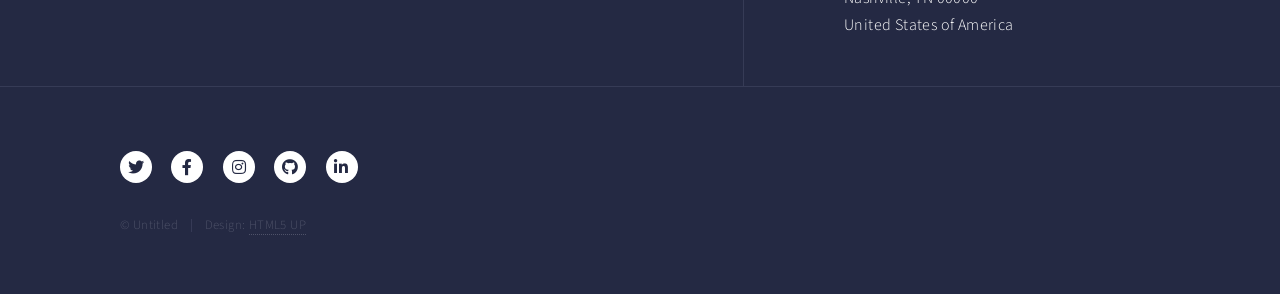
<file: landing.html>
<!DOCTYPE HTML>
<!--
	Forty by HTML5 UP
	html5up.net | @ajlkn
	Free for personal and commercial use under the CCA 3.0 license (html5up.net/license)
-->
<html>
	<head>
		<title>Landing - Forty by HTML5 UP</title>
		<meta charset="utf-8" />
		<meta name="viewport" content="width=device-width, initial-scale=1, user-scalable=no" />
		<link rel="stylesheet" href="assets/css/main.css" />
		<noscript><link rel="stylesheet" href="assets/css/noscript.css" /></noscript>
	</head>
	<body class="is-preload">

		<!-- Wrapper -->
			<div id="wrapper">

				<!-- Header -->
				<!-- Note: The "styleN" class below should match that of the banner element. -->
					<header id="header" class="alt style2">
						<a href="index.html" class="logo"><strong>Forty</strong> <span>by HTML5 UP</span></a>
						<nav>
							<a href="#menu">Menu</a>
						</nav>
					</header>

				<!-- Menu -->
					<nav id="menu">
						<ul class="links">
							<li><a href="index.html">Home</a></li>
							<li><a href="landing.html">Landing</a></li>
							<li><a href="generic.html">Generic</a></li>
							<li><a href="elements.html">Elements</a></li>
						</ul>
						<ul class="actions stacked">
							<li><a href="#" class="button primary fit">Get Started</a></li>
							<li><a href="#" class="button fit">Log In</a></li>
						</ul>
					</nav>

				<!-- Banner -->
				<!-- Note: The "styleN" class below should match that of the header element. -->
					<section id="banner" class="style2">
						<div class="inner">
							<span class="image">
								<img src="images/pic07.jpg" alt="" />
							</span>
							<header class="major">
								<h1>Landing</h1>
							</header>
							<div class="content">
								<p>Lorem ipsum dolor sit amet nullam consequat<br />
								sed veroeros. tempus adipiscing nulla.</p>
							</div>
						</div>
					</section>

				<!-- Main -->
					<div id="main">

						<!-- One -->
							<section id="one">
								<div class="inner">
									<header class="major">
										<h2>Sed amet aliquam</h2>
									</header>
									<p>Nullam et orci eu lorem consequat tincidunt vivamus et sagittis magna sed nunc rhoncus condimentum sem. In efficitur ligula tate urna. Maecenas massa vel lacinia pellentesque lorem ipsum dolor. Nullam et orci eu lorem consequat tincidunt. Vivamus et sagittis libero. Nullam et orci eu lorem consequat tincidunt vivamus et sagittis magna sed nunc rhoncus condimentum sem. In efficitur ligula tate urna.</p>
								</div>
							</section>

						<!-- Two -->
							<section id="two" class="spotlights">
								<section>
									<a href="generic.html" class="image">
										<img src="images/pic08.jpg" alt="" data-position="center center" />
									</a>
									<div class="content">
										<div class="inner">
											<header class="major">
												<h3>Orci maecenas</h3>
											</header>
											<p>Nullam et orci eu lorem consequat tincidunt vivamus et sagittis magna sed nunc rhoncus condimentum sem. In efficitur ligula tate urna. Maecenas massa sed magna lacinia magna pellentesque lorem ipsum dolor. Nullam et orci eu lorem consequat tincidunt. Vivamus et sagittis tempus.</p>
											<ul class="actions">
												<li><a href="generic.html" class="button">Learn more</a></li>
											</ul>
										</div>
									</div>
								</section>
								<section>
									<a href="generic.html" class="image">
										<img src="images/pic09.jpg" alt="" data-position="top center" />
									</a>
									<div class="content">
										<div class="inner">
											<header class="major">
												<h3>Rhoncus magna</h3>
											</header>
											<p>Nullam et orci eu lorem consequat tincidunt vivamus et sagittis magna sed nunc rhoncus condimentum sem. In efficitur ligula tate urna. Maecenas massa sed magna lacinia magna pellentesque lorem ipsum dolor. Nullam et orci eu lorem consequat tincidunt. Vivamus et sagittis tempus.</p>
											<ul class="actions">
												<li><a href="generic.html" class="button">Learn more</a></li>
											</ul>
										</div>
									</div>
								</section>
								<section>
									<a href="generic.html" class="image">
										<img src="images/pic10.jpg" alt="" data-position="25% 25%" />
									</a>
									<div class="content">
										<div class="inner">
											<header class="major">
												<h3>Sed nunc ligula</h3>
											</header>
											<p>Nullam et orci eu lorem consequat tincidunt vivamus et sagittis magna sed nunc rhoncus condimentum sem. In efficitur ligula tate urna. Maecenas massa sed magna lacinia magna pellentesque lorem ipsum dolor. Nullam et orci eu lorem consequat tincidunt. Vivamus et sagittis tempus.</p>
											<ul class="actions">
												<li><a href="generic.html" class="button">Learn more</a></li>
											</ul>
										</div>
									</div>
								</section>
							</section>

						<!-- Three -->
							<section id="three">
								<div class="inner">
									<header class="major">
										<h2>Massa libero</h2>
									</header>
									<p>Nullam et orci eu lorem consequat tincidunt vivamus et sagittis libero. Mauris aliquet magna magna sed nunc rhoncus pharetra. Pellentesque condimentum sem. In efficitur ligula tate urna. Maecenas laoreet massa vel lacinia pellentesque lorem ipsum dolor. Nullam et orci eu lorem consequat tincidunt. Vivamus et sagittis libero. Mauris aliquet magna magna sed nunc rhoncus amet pharetra et feugiat tempus.</p>
									<ul class="actions">
										<li><a href="generic.html" class="button next">Get Started</a></li>
									</ul>
								</div>
							</section>

					</div>

				<!-- Contact -->
					<section id="contact">
						<div class="inner">
							<section>
								<form method="post" action="#">
									<div class="fields">
										<div class="field half">
											<label for="name">Name</label>
											<input type="text" name="name" id="name" />
										</div>
										<div class="field half">
											<label for="email">Email</label>
											<input type="text" name="email" id="email" />
										</div>
										<div class="field">
											<label for="message">Message</label>
											<textarea name="message" id="message" rows="6"></textarea>
										</div>
									</div>
									<ul class="actions">
										<li><input type="submit" value="Send Message" class="primary" /></li>
										<li><input type="reset" value="Clear" /></li>
									</ul>
								</form>
							</section>
							<section class="split">
								<section>
									<div class="contact-method">
										<span class="icon solid alt fa-envelope"></span>
										<h3>Email</h3>
										<a href="#">information@untitled.tld</a>
									</div>
								</section>
								<section>
									<div class="contact-method">
										<span class="icon solid alt fa-phone"></span>
										<h3>Phone</h3>
										<span>(000) 000-0000 x12387</span>
									</div>
								</section>
								<section>
									<div class="contact-method">
										<span class="icon solid alt fa-home"></span>
										<h3>Address</h3>
										<span>1234 Somewhere Road #5432<br />
										Nashville, TN 00000<br />
										United States of America</span>
									</div>
								</section>
							</section>
						</div>
					</section>

				<!-- Footer -->
					<footer id="footer">
						<div class="inner">
							<ul class="icons">
								<li><a href="#" class="icon brands alt fa-twitter"><span class="label">Twitter</span></a></li>
								<li><a href="#" class="icon brands alt fa-facebook-f"><span class="label">Facebook</span></a></li>
								<li><a href="#" class="icon brands alt fa-instagram"><span class="label">Instagram</span></a></li>
								<li><a href="#" class="icon brands alt fa-github"><span class="label">GitHub</span></a></li>
								<li><a href="#" class="icon brands alt fa-linkedin-in"><span class="label">LinkedIn</span></a></li>
							</ul>
							<ul class="copyright">
								<li>&copy; Untitled</li><li>Design: <a href="https://html5up.net">HTML5 UP</a></li>
							</ul>
						</div>
					</footer>

			</div>

		<!-- Scripts -->
			<script src="assets/js/jquery.min.js"></script>
			<script src="assets/js/jquery.scrolly.min.js"></script>
			<script src="assets/js/jquery.scrollex.min.js"></script>
			<script src="assets/js/browser.min.js"></script>
			<script src="assets/js/breakpoints.min.js"></script>
			<script src="assets/js/util.js"></script>
			<script src="assets/js/main.js"></script>

	</body>
</html>
</file>
<file: assets/css/noscript.css>
/*
	Forty by HTML5 UP
	html5up.net | @ajlkn
	Free for personal and commercial use under the CCA 3.0 license (html5up.net/license)
*/

/* Banner */

	body.is-preload #banner:after {
		opacity: 0.85;
	}

	body.is-preload #banner > .inner {
		-moz-filter: none;
		-webkit-filter: none;
		-ms-filter: none;
		filter: none;
		-moz-transform: none;
		-webkit-transform: none;
		-ms-transform: none;
		transform: none;
		opacity: 1;
	}
</file>
<file: assets/css/main.css>
@import url(fontawesome-all.min.css);
@import url("https://fonts.googleapis.com/css?family=Source+Sans+Pro:300,300italic,600,600italic");

/*
	Forty by HTML5 UP
	html5up.net | @ajlkn
	Free for personal and commercial use under the CCA 3.0 license (html5up.net/license)
*/

html, body, div, span, applet, object,
iframe, h1, h2, h3, h4, h5, h6, p, blockquote,
pre, a, abbr, acronym, address, big, cite,
code, del, dfn, em, img, ins, kbd, q, s, samp,
small, strike, strong, sub, sup, tt, var, b,
u, i, center, dl, dt, dd, ol, ul, li, fieldset,
form, label, legend, table, caption, tbody,
tfoot, thead, tr, th, td, article, aside,
canvas, details, embed, figure, figcaption,
footer, header, hgroup, menu, nav, output, ruby,
section, summary, time, mark, audio, video {
	margin: 0;
	padding: 0;
	border: 0;
	font-size: 100%;
	font: inherit;
	vertical-align: baseline;}

article, aside, details, figcaption, figure,
footer, header, hgroup, menu, nav, section {
	display: block;}

body {
	line-height: 1;
}

ol, ul {
	list-style: none;
}

blockquote, q {
	quotes: none;
}

	blockquote:before, blockquote:after, q:before, q:after {
		content: '';
		content: none;
	}

table {
	border-collapse: collapse;
	border-spacing: 0;
}

body {
	-webkit-text-size-adjust: none;
}

mark {
	background-color: transparent;
	color: inherit;
}

input::-moz-focus-inner {
	border: 0;
	padding: 0;
}

input, select, textarea {
	-moz-appearance: none;
	-webkit-appearance: none;
	-ms-appearance: none;
	appearance: none;
}

/* Basic */

	@-ms-viewport {
		width: device-width;
	}

	body {
		-ms-overflow-style: scrollbar;
	}

	@media screen and (max-width: 480px) {

		html, body {
			min-width: 320px;
		}

	}

	html {
		box-sizing: border-box;
	}

	*, *:before, *:after {
		box-sizing: inherit;
	}

	body {
		background: #242943;
	}

		body.is-preload *, body.is-preload *:before, body.is-preload *:after {
			-moz-animation: none !important;
			-webkit-animation: none !important;
			-ms-animation: none !important;
			animation: none !important;
			-moz-transition: none !important;
			-webkit-transition: none !important;
			-ms-transition: none !important;
			transition: none !important;
		}

/* Type */

	body, input, select, textarea {
		color: #ffffff;
		font-family: "Source Sans Pro", Helvetica, sans-serif;
		font-size: 17pt;
		font-weight: 300;
		letter-spacing: 0.025em;
		line-height: 1.65;
	}

		@media screen and (max-width: 1680px) {

			body, input, select, textarea {
				font-size: 14pt;
			}

		}

		@media screen and (max-width: 1280px) {

			body, input, select, textarea {
				font-size: 12pt;
			}

		}

		@media screen and (max-width: 360px) {

			body, input, select, textarea {
				font-size: 11pt;
			}

		}

	a {
		-moz-transition: color 0.2s ease-in-out, border-bottom-color 0.2s ease-in-out;
		-webkit-transition: color 0.2s ease-in-out, border-bottom-color 0.2s ease-in-out;
		-ms-transition: color 0.2s ease-in-out, border-bottom-color 0.2s ease-in-out;
		transition: color 0.2s ease-in-out, border-bottom-color 0.2s ease-in-out;
		border-bottom: dotted 1px;
		color: inherit;
		text-decoration: none;
	}

		a:hover {
			border-bottom-color: transparent;
			color: #9bf1ff !important;
		}

		a:active {
			color: #53e3fb !important;
		}

	strong, b {
		color: #ffffff;
		font-weight: 600;
	}

	em, i {
		font-style: italic;
	}

	p {
		margin: 0 0 2em 0;
	}

	h1, h2, h3, h4, h5, h6 {
		color: #ffffff;
		font-weight: 600;
		line-height: 1.65;
		margin: 0 0 1em 0;
	}

		h1 a, h2 a, h3 a, h4 a, h5 a, h6 a {
			color: inherit;
			border-bottom: 0;
		}

	h1 {
		font-size: 2.5em;
	}

	h2 {
		font-size: 1.75em;
	}

	h3 {
		font-size: 1.35em;
	}

	h4 {
		font-size: 1.1em;
	}

	h5 {
		font-size: 0.9em;
	}

	h6 {
		font-size: 0.7em;
	}

	@media screen and (max-width: 736px) {

		h1 {
			font-size: 2em;
		}

		h2 {
			font-size: 1.5em;
		}

		h3 {
			font-size: 1.25em;
		}

	}

	sub {
		font-size: 0.8em;
		position: relative;
		top: 0.5em;
	}

	sup {
		font-size: 0.8em;
		position: relative;
		top: -0.5em;
	}

	blockquote {
		border-left: solid 4px rgba(212, 212, 255, 0.1);
		font-style: italic;
		margin: 0 0 2em 0;
		padding: 0.5em 0 0.5em 2em;
	}

	code {
		background: rgba(212, 212, 255, 0.035);
		font-family: "Courier New", monospace;
		font-size: 0.9em;
		margin: 0 0.25em;
		padding: 0.25em 0.65em;
	}

	pre {
		-webkit-overflow-scrolling: touch;
		font-family: "Courier New", monospace;
		font-size: 0.9em;
		margin: 0 0 2em 0;
	}

		pre code {
			display: block;
			line-height: 1.75;
			padding: 1em 1.5em;
			overflow-x: auto;
		}

	hr {
		border: 0;
		border-bottom: solid 1px rgba(212, 212, 255, 0.1);
		margin: 2em 0;
	}

		hr.major {
			margin: 3em 0;
		}

	.align-left {
		text-align: left;
	}

	.align-center {
		text-align: center;
	}

	.align-right {
		text-align: right;
	}

/* Row */

	.row {
		display: flex;
		flex-wrap: wrap;
		box-sizing: border-box;
		align-items: stretch;
	}

		.row > * {
			box-sizing: border-box;
		}

		.row.gtr-uniform > * > :last-child {
			margin-bottom: 0;
		}

		.row.aln-left {
			justify-content: flex-start;
		}

		.row.aln-center {
			justify-content: center;
		}

		.row.aln-right {
			justify-content: flex-end;
		}

		.row.aln-top {
			align-items: flex-start;
		}

		.row.aln-middle {
			align-items: center;
		}

		.row.aln-bottom {
			align-items: flex-end;
		}

		.row > .imp {
			order: -1;
		}

		.row > .col-1 {
			width: 8.33333%;
		}

		.row > .off-1 {
			margin-left: 8.33333%;
		}

		.row > .col-2 {
			width: 16.66667%;
		}

		.row > .off-2 {
			margin-left: 16.66667%;
		}

		.row > .col-3 {
			width: 25%;
		}

		.row > .off-3 {
			margin-left: 25%;
		}

		.row > .col-4 {
			width: 33.33333%;
		}

		.row > .off-4 {
			margin-left: 33.33333%;
		}

		.row > .col-5 {
			width: 41.66667%;
		}

		.row > .off-5 {
			margin-left: 41.66667%;
		}

		.row > .col-6 {
			width: 50%;
		}

		.row > .off-6 {
			margin-left: 50%;
		}

		.row > .col-7 {
			width: 58.33333%;
		}

		.row > .off-7 {
			margin-left: 58.33333%;
		}

		.row > .col-8 {
			width: 66.66667%;
		}

		.row > .off-8 {
			margin-left: 66.66667%;
		}

		.row > .col-9 {
			width: 75%;
		}

		.row > .off-9 {
			margin-left: 75%;
		}

		.row > .col-10 {
			width: 83.33333%;
		}

		.row > .off-10 {
			margin-left: 83.33333%;
		}

		.row > .col-11 {
			width: 91.66667%;
		}

		.row > .off-11 {
			margin-left: 91.66667%;
		}

		.row > .col-12 {
			width: 100%;
		}

		.row > .off-12 {
			margin-left: 100%;
		}

		.row.gtr-0 {
			margin-top: 0;
			margin-left: 0em;
		}

			.row.gtr-0 > * {
				padding: 0 0 0 0em;
			}

			.row.gtr-0.gtr-uniform {
				margin-top: 0em;
			}

				.row.gtr-0.gtr-uniform > * {
					padding-top: 0em;
				}

		.row.gtr-25 {
			margin-top: 0;
			margin-left: -0.5em;
		}

			.row.gtr-25 > * {
				padding: 0 0 0 0.5em;
			}

			.row.gtr-25.gtr-uniform {
				margin-top: -0.5em;
			}

				.row.gtr-25.gtr-uniform > * {
					padding-top: 0.5em;
				}

		.row.gtr-50 {
			margin-top: 0;
			margin-left: -1em;
		}

			.row.gtr-50 > * {
				padding: 0 0 0 1em;
			}

			.row.gtr-50.gtr-uniform {
				margin-top: -1em;
			}

				.row.gtr-50.gtr-uniform > * {
					padding-top: 1em;
				}

		.row {
			margin-top: 0;
			margin-left: -2em;
		}

			.row > * {
				padding: 0 0 0 2em;
			}

			.row.gtr-uniform {
				margin-top: -2em;
			}

				.row.gtr-uniform > * {
					padding-top: 2em;
				}

		.row.gtr-150 {
			margin-top: 0;
			margin-left: -3em;
		}

			.row.gtr-150 > * {
				padding: 0 0 0 3em;
			}

			.row.gtr-150.gtr-uniform {
				margin-top: -3em;
			}

				.row.gtr-150.gtr-uniform > * {
					padding-top: 3em;
				}

		.row.gtr-200 {
			margin-top: 0;
			margin-left: -4em;
		}

			.row.gtr-200 > * {
				padding: 0 0 0 4em;
			}

			.row.gtr-200.gtr-uniform {
				margin-top: -4em;
			}

				.row.gtr-200.gtr-uniform > * {
					padding-top: 4em;
				}

		@media screen and (max-width: 1680px) {

			.row {
				display: flex;
				flex-wrap: wrap;
				box-sizing: border-box;
				align-items: stretch;
			}

				.row > * {
					box-sizing: border-box;
				}

				.row.gtr-uniform > * > :last-child {
					margin-bottom: 0;
				}

				.row.aln-left {
					justify-content: flex-start;
				}

				.row.aln-center {
					justify-content: center;
				}

				.row.aln-right {
					justify-content: flex-end;
				}

				.row.aln-top {
					align-items: flex-start;
				}

				.row.aln-middle {
					align-items: center;
				}

				.row.aln-bottom {
					align-items: flex-end;
				}

				.row > .imp-xlarge {
					order: -1;
				}

				.row > .col-1-xlarge {
					width: 8.33333%;
				}

				.row > .off-1-xlarge {
					margin-left: 8.33333%;
				}

				.row > .col-2-xlarge {
					width: 16.66667%;
				}

				.row > .off-2-xlarge {
					margin-left: 16.66667%;
				}

				.row > .col-3-xlarge {
					width: 25%;
				}

				.row > .off-3-xlarge {
					margin-left: 25%;
				}

				.row > .col-4-xlarge {
					width: 33.33333%;
				}

				.row > .off-4-xlarge {
					margin-left: 33.33333%;
				}

				.row > .col-5-xlarge {
					width: 41.66667%;
				}

				.row > .off-5-xlarge {
					margin-left: 41.66667%;
				}

				.row > .col-6-xlarge {
					width: 50%;
				}

				.row > .off-6-xlarge {
					margin-left: 50%;
				}

				.row > .col-7-xlarge {
					width: 58.33333%;
				}

				.row > .off-7-xlarge {
					margin-left: 58.33333%;
				}

				.row > .col-8-xlarge {
					width: 66.66667%;
				}

				.row > .off-8-xlarge {
					margin-left: 66.66667%;
				}

				.row > .col-9-xlarge {
					width: 75%;
				}

				.row > .off-9-xlarge {
					margin-left: 75%;
				}

				.row > .col-10-xlarge {
					width: 83.33333%;
				}

				.row > .off-10-xlarge {
					margin-left: 83.33333%;
				}

				.row > .col-11-xlarge {
					width: 91.66667%;
				}

				.row > .off-11-xlarge {
					margin-left: 91.66667%;
				}

				.row > .col-12-xlarge {
					width: 100%;
				}

				.row > .off-12-xlarge {
					margin-left: 100%;
				}

				.row.gtr-0 {
					margin-top: 0;
					margin-left: 0em;
				}

					.row.gtr-0 > * {
						padding: 0 0 0 0em;
					}

					.row.gtr-0.gtr-uniform {
						margin-top: 0em;
					}

						.row.gtr-0.gtr-uniform > * {
							padding-top: 0em;
						}

				.row.gtr-25 {
					margin-top: 0;
					margin-left: -0.5em;
				}

					.row.gtr-25 > * {
						padding: 0 0 0 0.5em;
					}

					.row.gtr-25.gtr-uniform {
						margin-top: -0.5em;
					}

						.row.gtr-25.gtr-uniform > * {
							padding-top: 0.5em;
						}

				.row.gtr-50 {
					margin-top: 0;
					margin-left: -1em;
				}

					.row.gtr-50 > * {
						padding: 0 0 0 1em;
					}

					.row.gtr-50.gtr-uniform {
						margin-top: -1em;
					}

						.row.gtr-50.gtr-uniform > * {
							padding-top: 1em;
						}

				.row {
					margin-top: 0;
					margin-left: -2em;
				}

					.row > * {
						padding: 0 0 0 2em;
					}

					.row.gtr-uniform {
						margin-top: -2em;
					}

						.row.gtr-uniform > * {
							padding-top: 2em;
						}

				.row.gtr-150 {
					margin-top: 0;
					margin-left: -3em;
				}

					.row.gtr-150 > * {
						padding: 0 0 0 3em;
					}

					.row.gtr-150.gtr-uniform {
						margin-top: -3em;
					}

						.row.gtr-150.gtr-uniform > * {
							padding-top: 3em;
						}

				.row.gtr-200 {
					margin-top: 0;
					margin-left: -4em;
				}

					.row.gtr-200 > * {
						padding: 0 0 0 4em;
					}

					.row.gtr-200.gtr-uniform {
						margin-top: -4em;
					}

						.row.gtr-200.gtr-uniform > * {
							padding-top: 4em;
						}

		}

		@media screen and (max-width: 1280px) {

			.row {
				display: flex;
				flex-wrap: wrap;
				box-sizing: border-box;
				align-items: stretch;
			}

				.row > * {
					box-sizing: border-box;
				}

				.row.gtr-uniform > * > :last-child {
					margin-bottom: 0;
				}

				.row.aln-left {
					justify-content: flex-start;
				}

				.row.aln-center {
					justify-content: center;
				}

				.row.aln-right {
					justify-content: flex-end;
				}

				.row.aln-top {
					align-items: flex-start;
				}

				.row.aln-middle {
					align-items: center;
				}

				.row.aln-bottom {
					align-items: flex-end;
				}

				.row > .imp-large {
					order: -1;
				}

				.row > .col-1-large {
					width: 8.33333%;
				}

				.row > .off-1-large {
					margin-left: 8.33333%;
				}

				.row > .col-2-large {
					width: 16.66667%;
				}

				.row > .off-2-large {
					margin-left: 16.66667%;
				}

				.row > .col-3-large {
					width: 25%;
				}

				.row > .off-3-large {
					margin-left: 25%;
				}

				.row > .col-4-large {
					width: 33.33333%;
				}

				.row > .off-4-large {
					margin-left: 33.33333%;
				}

				.row > .col-5-large {
					width: 41.66667%;
				}

				.row > .off-5-large {
					margin-left: 41.66667%;
				}

				.row > .col-6-large {
					width: 50%;
				}

				.row > .off-6-large {
					margin-left: 50%;
				}

				.row > .col-7-large {
					width: 58.33333%;
				}

				.row > .off-7-large {
					margin-left: 58.33333%;
				}

				.row > .col-8-large {
					width: 66.66667%;
				}

				.row > .off-8-large {
					margin-left: 66.66667%;
				}

				.row > .col-9-large {
					width: 75%;
				}

				.row > .off-9-large {
					margin-left: 75%;
				}

				.row > .col-10-large {
					width: 83.33333%;
				}

				.row > .off-10-large {
					margin-left: 83.33333%;
				}

				.row > .col-11-large {
					width: 91.66667%;
				}

				.row > .off-11-large {
					margin-left: 91.66667%;
				}

				.row > .col-12-large {
					width: 100%;
				}

				.row > .off-12-large {
					margin-left: 100%;
				}

				.row.gtr-0 {
					margin-top: 0;
					margin-left: 0em;
				}

					.row.gtr-0 > * {
						padding: 0 0 0 0em;
					}

					.row.gtr-0.gtr-uniform {
						margin-top: 0em;
					}

						.row.gtr-0.gtr-uniform > * {
							padding-top: 0em;
						}

				.row.gtr-25 {
					margin-top: 0;
					margin-left: -0.375em;
				}

					.row.gtr-25 > * {
						padding: 0 0 0 0.375em;
					}

					.row.gtr-25.gtr-uniform {
						margin-top: -0.375em;
					}

						.row.gtr-25.gtr-uniform > * {
							padding-top: 0.375em;
						}

				.row.gtr-50 {
					margin-top: 0;
					margin-left: -0.75em;
				}

					.row.gtr-50 > * {
						padding: 0 0 0 0.75em;
					}

					.row.gtr-50.gtr-uniform {
						margin-top: -0.75em;
					}

						.row.gtr-50.gtr-uniform > * {
							padding-top: 0.75em;
						}

				.row {
					margin-top: 0;
					margin-left: -1.5em;
				}

					.row > * {
						padding: 0 0 0 1.5em;
					}

					.row.gtr-uniform {
						margin-top: -1.5em;
					}

						.row.gtr-uniform > * {
							padding-top: 1.5em;
						}

				.row.gtr-150 {
					margin-top: 0;
					margin-left: -2.25em;
				}

					.row.gtr-150 > * {
						padding: 0 0 0 2.25em;
					}

					.row.gtr-150.gtr-uniform {
						margin-top: -2.25em;
					}

						.row.gtr-150.gtr-uniform > * {
							padding-top: 2.25em;
						}

				.row.gtr-200 {
					margin-top: 0;
					margin-left: -3em;
				}

					.row.gtr-200 > * {
						padding: 0 0 0 3em;
					}

					.row.gtr-200.gtr-uniform {
						margin-top: -3em;
					}

						.row.gtr-200.gtr-uniform > * {
							padding-top: 3em;
						}

		}

		@media screen and (max-width: 980px) {

			.row {
				display: flex;
				flex-wrap: wrap;
				box-sizing: border-box;
				align-items: stretch;
			}

				.row > * {
					box-sizing: border-box;
				}

				.row.gtr-uniform > * > :last-child {
					margin-bottom: 0;
				}

				.row.aln-left {
					justify-content: flex-start;
				}

				.row.aln-center {
					justify-content: center;
				}

				.row.aln-right {
					justify-content: flex-end;
				}

				.row.aln-top {
					align-items: flex-start;
				}

				.row.aln-middle {
					align-items: center;
				}

				.row.aln-bottom {
					align-items: flex-end;
				}

				.row > .imp-medium {
					order: -1;
				}

				.row > .col-1-medium {
					width: 8.33333%;
				}

				.row > .off-1-medium {
					margin-left: 8.33333%;
				}

				.row > .col-2-medium {
					width: 16.66667%;
				}

				.row > .off-2-medium {
					margin-left: 16.66667%;
				}

				.row > .col-3-medium {
					width: 25%;
				}

				.row > .off-3-medium {
					margin-left: 25%;
				}

				.row > .col-4-medium {
					width: 33.33333%;
				}

				.row > .off-4-medium {
					margin-left: 33.33333%;
				}

				.row > .col-5-medium {
					width: 41.66667%;
				}

				.row > .off-5-medium {
					margin-left: 41.66667%;
				}

				.row > .col-6-medium {
					width: 50%;
				}

				.row > .off-6-medium {
					margin-left: 50%;
				}

				.row > .col-7-medium {
					width: 58.33333%;
				}

				.row > .off-7-medium {
					margin-left: 58.33333%;
				}

				.row > .col-8-medium {
					width: 66.66667%;
				}

				.row > .off-8-medium {
					margin-left: 66.66667%;
				}

				.row > .col-9-medium {
					width: 75%;
				}

				.row > .off-9-medium {
					margin-left: 75%;
				}

				.row > .col-10-medium {
					width: 83.33333%;
				}

				.row > .off-10-medium {
					margin-left: 83.33333%;
				}

				.row > .col-11-medium {
					width: 91.66667%;
				}

				.row > .off-11-medium {
					margin-left: 91.66667%;
				}

				.row > .col-12-medium {
					width: 100%;
				}

				.row > .off-12-medium {
					margin-left: 100%;
				}

				.row.gtr-0 {
					margin-top: 0;
					margin-left: 0em;
				}

					.row.gtr-0 > * {
						padding: 0 0 0 0em;
					}

					.row.gtr-0.gtr-uniform {
						margin-top: 0em;
					}

						.row.gtr-0.gtr-uniform > * {
							padding-top: 0em;
						}

				.row.gtr-25 {
					margin-top: 0;
					margin-left: -0.375em;
				}

					.row.gtr-25 > * {
						padding: 0 0 0 0.375em;
					}

					.row.gtr-25.gtr-uniform {
						margin-top: -0.375em;
					}

						.row.gtr-25.gtr-uniform > * {
							padding-top: 0.375em;
						}

				.row.gtr-50 {
					margin-top: 0;
					margin-left: -0.75em;
				}

					.row.gtr-50 > * {
						padding: 0 0 0 0.75em;
					}

					.row.gtr-50.gtr-uniform {
						margin-top: -0.75em;
					}

						.row.gtr-50.gtr-uniform > * {
							padding-top: 0.75em;
						}

				.row {
					margin-top: 0;
					margin-left: -1.5em;
				}

					.row > * {
						padding: 0 0 0 1.5em;
					}

					.row.gtr-uniform {
						margin-top: -1.5em;
					}

						.row.gtr-uniform > * {
							padding-top: 1.5em;
						}

				.row.gtr-150 {
					margin-top: 0;
					margin-left: -2.25em;
				}

					.row.gtr-150 > * {
						padding: 0 0 0 2.25em;
					}

					.row.gtr-150.gtr-uniform {
						margin-top: -2.25em;
					}

						.row.gtr-150.gtr-uniform > * {
							padding-top: 2.25em;
						}

				.row.gtr-200 {
					margin-top: 0;
					margin-left: -3em;
				}

					.row.gtr-200 > * {
						padding: 0 0 0 3em;
					}

					.row.gtr-200.gtr-uniform {
						margin-top: -3em;
					}

						.row.gtr-200.gtr-uniform > * {
							padding-top: 3em;
						}

		}

		@media screen and (max-width: 736px) {

			.row {
				display: flex;
				flex-wrap: wrap;
				box-sizing: border-box;
				align-items: stretch;
			}

				.row > * {
					box-sizing: border-box;
				}

				.row.gtr-uniform > * > :last-child {
					margin-bottom: 0;
				}

				.row.aln-left {
					justify-content: flex-start;
				}

				.row.aln-center {
					justify-content: center;
				}

				.row.aln-right {
					justify-content: flex-end;
				}

				.row.aln-top {
					align-items: flex-start;
				}

				.row.aln-middle {
					align-items: center;
				}

				.row.aln-bottom {
					align-items: flex-end;
				}

				.row > .imp-small {
					order: -1;
				}

				.row > .col-1-small {
					width: 8.33333%;
				}

				.row > .off-1-small {
					margin-left: 8.33333%;
				}

				.row > .col-2-small {
					width: 16.66667%;
				}

				.row > .off-2-small {
					margin-left: 16.66667%;
				}

				.row > .col-3-small {
					width: 25%;
				}

				.row > .off-3-small {
					margin-left: 25%;
				}

				.row > .col-4-small {
					width: 33.33333%;
				}

				.row > .off-4-small {
					margin-left: 33.33333%;
				}

				.row > .col-5-small {
					width: 41.66667%;
				}

				.row > .off-5-small {
					margin-left: 41.66667%;
				}

				.row > .col-6-small {
					width: 50%;
				}

				.row > .off-6-small {
					margin-left: 50%;
				}

				.row > .col-7-small {
					width: 58.33333%;
				}

				.row > .off-7-small {
					margin-left: 58.33333%;
				}

				.row > .col-8-small {
					width: 66.66667%;
				}

				.row > .off-8-small {
					margin-left: 66.66667%;
				}

				.row > .col-9-small {
					width: 75%;
				}

				.row > .off-9-small {
					margin-left: 75%;
				}

				.row > .col-10-small {
					width: 83.33333%;
				}

				.row > .off-10-small {
					margin-left: 83.33333%;
				}

				.row > .col-11-small {
					width: 91.66667%;
				}

				.row > .off-11-small {
					margin-left: 91.66667%;
				}

				.row > .col-12-small {
					width: 100%;
				}

				.row > .off-12-small {
					margin-left: 100%;
				}

				.row.gtr-0 {
					margin-top: 0;
					margin-left: 0em;
				}

					.row.gtr-0 > * {
						padding: 0 0 0 0em;
					}

					.row.gtr-0.gtr-uniform {
						margin-top: 0em;
					}

						.row.gtr-0.gtr-uniform > * {
							padding-top: 0em;
						}

				.row.gtr-25 {
					margin-top: 0;
					margin-left: -0.3125em;
				}

					.row.gtr-25 > * {
						padding: 0 0 0 0.3125em;
					}

					.row.gtr-25.gtr-uniform {
						margin-top: -0.3125em;
					}

						.row.gtr-25.gtr-uniform > * {
							padding-top: 0.3125em;
						}

				.row.gtr-50 {
					margin-top: 0;
					margin-left: -0.625em;
				}

					.row.gtr-50 > * {
						padding: 0 0 0 0.625em;
					}

					.row.gtr-50.gtr-uniform {
						margin-top: -0.625em;
					}

						.row.gtr-50.gtr-uniform > * {
							padding-top: 0.625em;
						}

				.row {
					margin-top: 0;
					margin-left: -1.25em;
				}

					.row > * {
						padding: 0 0 0 1.25em;
					}

					.row.gtr-uniform {
						margin-top: -1.25em;
					}

						.row.gtr-uniform > * {
							padding-top: 1.25em;
						}

				.row.gtr-150 {
					margin-top: 0;
					margin-left: -1.875em;
				}

					.row.gtr-150 > * {
						padding: 0 0 0 1.875em;
					}

					.row.gtr-150.gtr-uniform {
						margin-top: -1.875em;
					}

						.row.gtr-150.gtr-uniform > * {
							padding-top: 1.875em;
						}

				.row.gtr-200 {
					margin-top: 0;
					margin-left: -2.5em;
				}

					.row.gtr-200 > * {
						padding: 0 0 0 2.5em;
					}

					.row.gtr-200.gtr-uniform {
						margin-top: -2.5em;
					}

						.row.gtr-200.gtr-uniform > * {
							padding-top: 2.5em;
						}

		}

		@media screen and (max-width: 480px) {

			.row {
				display: flex;
				flex-wrap: wrap;
				box-sizing: border-box;
				align-items: stretch;
			}

				.row > * {
					box-sizing: border-box;
				}

				.row.gtr-uniform > * > :last-child {
					margin-bottom: 0;
				}

				.row.aln-left {
					justify-content: flex-start;
				}

				.row.aln-center {
					justify-content: center;
				}

				.row.aln-right {
					justify-content: flex-end;
				}

				.row.aln-top {
					align-items: flex-start;
				}

				.row.aln-middle {
					align-items: center;
				}

				.row.aln-bottom {
					align-items: flex-end;
				}

				.row > .imp-xsmall {
					order: -1;
				}

				.row > .col-1-xsmall {
					width: 8.33333%;
				}

				.row > .off-1-xsmall {
					margin-left: 8.33333%;
				}

				.row > .col-2-xsmall {
					width: 16.66667%;
				}

				.row > .off-2-xsmall {
					margin-left: 16.66667%;
				}

				.row > .col-3-xsmall {
					width: 25%;
				}

				.row > .off-3-xsmall {
					margin-left: 25%;
				}

				.row > .col-4-xsmall {
					width: 33.33333%;
				}

				.row > .off-4-xsmall {
					margin-left: 33.33333%;
				}

				.row > .col-5-xsmall {
					width: 41.66667%;
				}

				.row > .off-5-xsmall {
					margin-left: 41.66667%;
				}

				.row > .col-6-xsmall {
					width: 50%;
				}

				.row > .off-6-xsmall {
					margin-left: 50%;
				}

				.row > .col-7-xsmall {
					width: 58.33333%;
				}

				.row > .off-7-xsmall {
					margin-left: 58.33333%;
				}

				.row > .col-8-xsmall {
					width: 66.66667%;
				}

				.row > .off-8-xsmall {
					margin-left: 66.66667%;
				}

				.row > .col-9-xsmall {
					width: 75%;
				}

				.row > .off-9-xsmall {
					margin-left: 75%;
				}

				.row > .col-10-xsmall {
					width: 83.33333%;
				}

				.row > .off-10-xsmall {
					margin-left: 83.33333%;
				}

				.row > .col-11-xsmall {
					width: 91.66667%;
				}

				.row > .off-11-xsmall {
					margin-left: 91.66667%;
				}

				.row > .col-12-xsmall {
					width: 100%;
				}

				.row > .off-12-xsmall {
					margin-left: 100%;
				}

				.row.gtr-0 {
					margin-top: 0;
					margin-left: 0em;
				}

					.row.gtr-0 > * {
						padding: 0 0 0 0em;
					}

					.row.gtr-0.gtr-uniform {
						margin-top: 0em;
					}

						.row.gtr-0.gtr-uniform > * {
							padding-top: 0em;
						}

				.row.gtr-25 {
					margin-top: 0;
					margin-left: -0.3125em;
				}

					.row.gtr-25 > * {
						padding: 0 0 0 0.3125em;
					}

					.row.gtr-25.gtr-uniform {
						margin-top: -0.3125em;
					}

						.row.gtr-25.gtr-uniform > * {
							padding-top: 0.3125em;
						}

				.row.gtr-50 {
					margin-top: 0;
					margin-left: -0.625em;
				}

					.row.gtr-50 > * {
						padding: 0 0 0 0.625em;
					}

					.row.gtr-50.gtr-uniform {
						margin-top: -0.625em;
					}

						.row.gtr-50.gtr-uniform > * {
							padding-top: 0.625em;
						}

				.row {
					margin-top: 0;
					margin-left: -1.25em;
				}

					.row > * {
						padding: 0 0 0 1.25em;
					}

					.row.gtr-uniform {
						margin-top: -1.25em;
					}

						.row.gtr-uniform > * {
							padding-top: 1.25em;
						}

				.row.gtr-150 {
					margin-top: 0;
					margin-left: -1.875em;
				}

					.row.gtr-150 > * {
						padding: 0 0 0 1.875em;
					}

					.row.gtr-150.gtr-uniform {
						margin-top: -1.875em;
					}

						.row.gtr-150.gtr-uniform > * {
							padding-top: 1.875em;
						}

				.row.gtr-200 {
					margin-top: 0;
					margin-left: -2.5em;
				}

					.row.gtr-200 > * {
						padding: 0 0 0 2.5em;
					}

					.row.gtr-200.gtr-uniform {
						margin-top: -2.5em;
					}

						.row.gtr-200.gtr-uniform > * {
							padding-top: 2.5em;
						}

		}

/* Section/Article */

	section.special, article.special {
		text-align: center;
	}

	header.major {
		width: -moz-max-content;
		width: -webkit-max-content;
		width: -ms-max-content;
		width: max-content;
		margin-bottom: 2em;
	}

		header.major > :first-child {
			margin-bottom: 0;
			width: calc(100% + 0.5em);
		}

			header.major > :first-child:after {
				content: '';
				background-color: #ffffff;
				display: block;
				height: 2px;
				margin: 0.325em 0 0.5em 0;
				width: 100%;
			}

		header.major > p {
			font-size: 0.7em;
			font-weight: 600;
			letter-spacing: 0.25em;
			margin-bottom: 0;
			text-transform: uppercase;
		}

		body.is-ie header.major > :first-child:after {
			max-width: 9em;
		}

		body.is-ie header.major > h1:after {
			max-width: 100% !important;
		}

	@media screen and (max-width: 736px) {

		header.major > p br {
			display: none;
		}

	}

/* Form */

	form {
		margin: 0 0 2em 0;
	}

		form > :last-child {
			margin-bottom: 0;
		}

		form > .fields {
			display: -moz-flex;
			display: -webkit-flex;
			display: -ms-flex;
			display: flex;
			-moz-flex-wrap: wrap;
			-webkit-flex-wrap: wrap;
			-ms-flex-wrap: wrap;
			flex-wrap: wrap;
			width: calc(100% + 3em);
			margin: -1.5em 0 2em -1.5em;
		}

			form > .fields > .field {
				-moz-flex-grow: 0;
				-webkit-flex-grow: 0;
				-ms-flex-grow: 0;
				flex-grow: 0;
				-moz-flex-shrink: 0;
				-webkit-flex-shrink: 0;
				-ms-flex-shrink: 0;
				flex-shrink: 0;
				padding: 1.5em 0 0 1.5em;
				width: calc(100% - 1.5em);
			}

				form > .fields > .field.half {
					width: calc(50% - 0.75em);
				}

				form > .fields > .field.third {
					width: calc(100%/3 - 0.5em);
				}

				form > .fields > .field.quarter {
					width: calc(25% - 0.375em);
				}

		@media screen and (max-width: 480px) {

			form > .fields {
				width: calc(100% + 3em);
				margin: -1.5em 0 2em -1.5em;
			}

				form > .fields > .field {
					padding: 1.5em 0 0 1.5em;
					width: calc(100% - 1.5em);
				}

					form > .fields > .field.half {
						width: calc(100% - 1.5em);
					}

					form > .fields > .field.third {
						width: calc(100% - 1.5em);
					}

					form > .fields > .field.quarter {
						width: calc(100% - 1.5em);
					}

		}

	label {
		color: #ffffff;
		display: block;
		font-size: 0.8em;
		font-weight: 600;
		letter-spacing: 0.25em;
		margin: 0 0 1em 0;
		text-transform: uppercase;
	}

	input[type="text"],
	input[type="password"],
	input[type="email"],
	input[type="tel"],
	input[type="search"],
	input[type="url"],
	select,
	textarea {
		-moz-appearance: none;
		-webkit-appearance: none;
		-ms-appearance: none;
		appearance: none;
		background: rgba(212, 212, 255, 0.035);
		border: none;
		border-radius: 0;
		color: inherit;
		display: block;
		outline: 0;
		padding: 0 1em;
		text-decoration: none;
		width: 100%;
	}

		input[type="text"]:invalid,
		input[type="password"]:invalid,
		input[type="email"]:invalid,
		input[type="tel"]:invalid,
		input[type="search"]:invalid,
		input[type="url"]:invalid,
		select:invalid,
		textarea:invalid {
			box-shadow: none;
		}

		input[type="text"]:focus,
		input[type="password"]:focus,
		input[type="email"]:focus,
		input[type="tel"]:focus,
		input[type="search"]:focus,
		input[type="url"]:focus,
		select:focus,
		textarea:focus {
			border-color: #9bf1ff;
			box-shadow: 0 0 0 2px #9bf1ff;
		}

	select {
		background-image: url("data:image/svg+xml;charset=utf8,%3Csvg xmlns='http://www.w3.org/2000/svg' width='40' height='40' preserveAspectRatio='none' viewBox='0 0 40 40'%3E%3Cpath d='M9.4,12.3l10.4,10.4l10.4-10.4c0.2-0.2,0.5-0.4,0.9-0.4c0.3,0,0.6,0.1,0.9,0.4l3.3,3.3c0.2,0.2,0.4,0.5,0.4,0.9 c0,0.4-0.1,0.6-0.4,0.9L20.7,31.9c-0.2,0.2-0.5,0.4-0.9,0.4c-0.3,0-0.6-0.1-0.9-0.4L4.3,17.3c-0.2-0.2-0.4-0.5-0.4-0.9 c0-0.4,0.1-0.6,0.4-0.9l3.3-3.3c0.2-0.2,0.5-0.4,0.9-0.4S9.1,12.1,9.4,12.3z' fill='rgba(212, 212, 255, 0.1)' /%3E%3C/svg%3E");
		background-size: 1.25rem;
		background-repeat: no-repeat;
		background-position: calc(100% - 1rem) center;
		height: 2.75em;
		padding-right: 2.75em;
		text-overflow: ellipsis;
	}

		select option {
			color: #ffffff;
			background: #242943;
		}

		select:focus::-ms-value {
			background-color: transparent;
		}

		select::-ms-expand {
			display: none;
		}

	input[type="text"],
	input[type="password"],
	input[type="email"],
	input[type="tel"],
	input[type="search"],
	input[type="url"],
	select {
		height: 2.75em;
	}

	textarea {
		padding: 0.75em 1em;
	}

	input[type="checkbox"],
	input[type="radio"] {
		-moz-appearance: none;
		-webkit-appearance: none;
		-ms-appearance: none;
		appearance: none;
		display: block;
		float: left;
		margin-right: -2em;
		opacity: 0;
		width: 1em;
		z-index: -1;
	}

		input[type="checkbox"] + label,
		input[type="radio"] + label {
			text-decoration: none;
			color: #ffffff;
			cursor: pointer;
			display: inline-block;
			font-weight: 300;
			padding-left: 2.65em;
			padding-right: 0.75em;
			position: relative;
		}

			input[type="checkbox"] + label:before,
			input[type="radio"] + label:before {
				-moz-osx-font-smoothing: grayscale;
				-webkit-font-smoothing: antialiased;
				display: inline-block;
				font-style: normal;
				font-variant: normal;
				text-rendering: auto;
				line-height: 1;
				text-transform: none !important;
				font-family: 'Font Awesome 5 Free';
				font-weight: 900;
			}

			input[type="checkbox"] + label:before,
			input[type="radio"] + label:before {
				background: rgba(212, 212, 255, 0.035);
				content: '';
				display: inline-block;
				font-size: 0.8em;
				height: 2.0625em;
				left: 0;
				letter-spacing: 0;
				line-height: 2.0625em;
				position: absolute;
				text-align: center;
				top: 0;
				width: 2.0625em;
			}

		input[type="checkbox"]:checked + label:before,
		input[type="radio"]:checked + label:before {
			background: #ffffff;
			border-color: #9bf1ff;
			content: '\f00c';
			color: #242943;
		}

		input[type="checkbox"]:focus + label:before,
		input[type="radio"]:focus + label:before {
			box-shadow: 0 0 0 2px #9bf1ff;
		}

	input[type="radio"] + label:before {
		border-radius: 100%;
	}

	::-webkit-input-placeholder {
		color: rgba(244, 244, 255, 0.2) !important;
		opacity: 1.0;
	}

	:-moz-placeholder {
		color: rgba(244, 244, 255, 0.2) !important;
		opacity: 1.0;
	}

	::-moz-placeholder {
		color: rgba(244, 244, 255, 0.2) !important;
		opacity: 1.0;
	}

	:-ms-input-placeholder {
		color: rgba(244, 244, 255, 0.2) !important;
		opacity: 1.0;
	}

/* Box */

	.box {
		border: solid 1px rgba(212, 212, 255, 0.1);
		margin-bottom: 2em;
		padding: 1.5em;
	}

		.box > :last-child,
		.box > :last-child > :last-child,
		.box > :last-child > :last-child > :last-child {
			margin-bottom: 0;
		}

		.box.alt {
			border: 0;
			border-radius: 0;
			padding: 0;
		}

/* Icon */

	.icon {
		text-decoration: none;
		border-bottom: none;
		position: relative;
	}

		.icon:before {
			-moz-osx-font-smoothing: grayscale;
			-webkit-font-smoothing: antialiased;
			display: inline-block;
			font-style: normal;
			font-variant: normal;
			text-rendering: auto;
			line-height: 1;
			text-transform: none !important;
			font-family: 'Font Awesome 5 Free';
			font-weight: 400;
		}

		.icon > .label {
			display: none;
		}

		.icon:before {
			line-height: inherit;
		}

		.icon.solid:before {
			font-weight: 900;
		}

		.icon.brands:before {
			font-family: 'Font Awesome 5 Brands';
		}

		.icon.alt:before {
			background-color: #ffffff;
			border-radius: 100%;
			color: #242943;
			display: inline-block;
			height: 2em;
			line-height: 2em;
			text-align: center;
			width: 2em;
		}

	a.icon.alt:before {
		-moz-transition: background-color 0.2s ease-in-out;
		-webkit-transition: background-color 0.2s ease-in-out;
		-ms-transition: background-color 0.2s ease-in-out;
		transition: background-color 0.2s ease-in-out;
	}

	a.icon.alt:hover:before {
		background-color: #6fc3df;
	}

	a.icon.alt:active:before {
		background-color: #37a6cb;
	}

/* Image */

	.image {
		border: 0;
		display: inline-block;
		position: relative;
	}

		.image img {
			display: block;
		}

		.image.left, .image.right {
			max-width: 30%;
		}

			.image.left img, .image.right img {
				width: 100%;
			}

		.image.left {
			float: left;
			margin: 0 1.5em 1.25em 0;
			top: 0.25em;
		}

		.image.right {
			float: right;
			margin: 0 0 1.25em 1.5em;
			top: 0.25em;
		}

		.image.fit {
			display: block;
			margin: 0 0 2em 0;
			width: 100%;
		}

			.image.fit img {
				width: 100%;
			}

		.image.main {
			display: block;
			margin: 2.5em 0;
			width: 100%;
		}

			.image.main img {
				width: 100%;
			}

			@media screen and (max-width: 736px) {

				.image.main {
					margin: 1.5em 0;
				}

			}

/* List */

	ol {
		list-style: decimal;
		margin: 0 0 2em 0;
		padding-left: 1.25em;
	}

		ol li {
			padding-left: 0.25em;
		}

	ul {
		list-style: disc;
		margin: 0 0 2em 0;
		padding-left: 1em;
	}

		ul li {
			padding-left: 0.5em;
		}

		ul.alt {
			list-style: none;
			padding-left: 0;
		}

			ul.alt li {
				border-top: solid 1px rgba(212, 212, 255, 0.1);
				padding: 0.5em 0;
			}

				ul.alt li:first-child {
					border-top: 0;
					padding-top: 0;
				}

	dl {
		margin: 0 0 2em 0;
	}

		dl dt {
			display: block;
			font-weight: 600;
			margin: 0 0 1em 0;
		}

		dl dd {
			margin-left: 2em;
		}

/* Actions */

	ul.actions {
		display: -moz-flex;
		display: -webkit-flex;
		display: -ms-flex;
		display: flex;
		cursor: default;
		list-style: none;
		margin-left: -1em;
		padding-left: 0;
	}

		ul.actions li {
			padding: 0 0 0 1em;
			vertical-align: middle;
		}

		ul.actions.special {
			-moz-justify-content: center;
			-webkit-justify-content: center;
			-ms-justify-content: center;
			justify-content: center;
			width: 100%;
			margin-left: 0;
		}

			ul.actions.special li:first-child {
				padding-left: 0;
			}

		ul.actions.stacked {
			-moz-flex-direction: column;
			-webkit-flex-direction: column;
			-ms-flex-direction: column;
			flex-direction: column;
			margin-left: 0;
		}

			ul.actions.stacked li {
				padding: 1.3em 0 0 0;
			}

				ul.actions.stacked li:first-child {
					padding-top: 0;
				}

		ul.actions.fit {
			width: calc(100% + 1em);
		}

			ul.actions.fit li {
				-moz-flex-grow: 1;
				-webkit-flex-grow: 1;
				-ms-flex-grow: 1;
				flex-grow: 1;
				-moz-flex-shrink: 1;
				-webkit-flex-shrink: 1;
				-ms-flex-shrink: 1;
				flex-shrink: 1;
				width: 100%;
			}

				ul.actions.fit li > * {
					width: 100%;
				}

			ul.actions.fit.stacked {
				width: 100%;
			}

/* Icons */

	ul.icons {
		cursor: default;
		list-style: none;
		padding-left: 0;
	}

		ul.icons li {
			display: inline-block;
			padding: 0 1em 0 0;
		}

			ul.icons li:last-child {
				padding-right: 0;
			}

		@media screen and (max-width: 736px) {

			ul.icons li {
				padding: 0 0.75em 0 0;
			}

		}

/* Pagination */

	ul.pagination {
		cursor: default;
		list-style: none;
		padding-left: 0;
	}

		ul.pagination li {
			display: inline-block;
			padding-left: 0;
			vertical-align: middle;
		}

			ul.pagination li > .page {
				-moz-transition: background-color 0.2s ease-in-out, color 0.2s ease-in-out;
				-webkit-transition: background-color 0.2s ease-in-out, color 0.2s ease-in-out;
				-ms-transition: background-color 0.2s ease-in-out, color 0.2s ease-in-out;
				transition: background-color 0.2s ease-in-out, color 0.2s ease-in-out;
				border-bottom: 0;
				display: inline-block;
				font-size: 0.8em;
				font-weight: 600;
				height: 1.5em;
				line-height: 1.5em;
				margin: 0 0.125em;
				min-width: 1.5em;
				padding: 0 0.5em;
				text-align: center;
			}

				ul.pagination li > .page.active {
					background-color: #ffffff;
					color: #242943;
				}

					ul.pagination li > .page.active:hover {
						background-color: #9bf1ff;
						color: #242943 !important;
					}

					ul.pagination li > .page.active:active {
						background-color: #53e3fb;
					}

			ul.pagination li:first-child {
				padding-right: 0.75em;
			}

			ul.pagination li:last-child {
				padding-left: 0.75em;
			}

		@media screen and (max-width: 480px) {

			ul.pagination li:nth-child(n+2):nth-last-child(n+2) {
				display: none;
			}

			ul.pagination li:first-child {
				padding-right: 0;
			}

		}

/* Table */

	.table-wrapper {
		-webkit-overflow-scrolling: touch;
		overflow-x: auto;
	}

	table {
		margin: 0 0 2em 0;
		width: 100%;
	}

		table tbody tr {
			border: solid 1px rgba(212, 212, 255, 0.1);
			border-left: 0;
			border-right: 0;
		}

			table tbody tr:nth-child(2n + 1) {
				background-color: rgba(212, 212, 255, 0.035);
			}

		table td {
			padding: 0.75em 0.75em;
		}

		table th {
			color: #ffffff;
			font-size: 0.9em;
			font-weight: 600;
			padding: 0 0.75em 0.75em 0.75em;
			text-align: left;
		}

		table thead {
			border-bottom: solid 2px rgba(212, 212, 255, 0.1);
		}

		table tfoot {
			border-top: solid 2px rgba(212, 212, 255, 0.1);
		}

		table.alt {
			border-collapse: separate;
		}

			table.alt tbody tr td {
				border: solid 1px rgba(212, 212, 255, 0.1);
				border-left-width: 0;
				border-top-width: 0;
			}

				table.alt tbody tr td:first-child {
					border-left-width: 1px;
				}

			table.alt tbody tr:first-child td {
				border-top-width: 1px;
			}

			table.alt thead {
				border-bottom: 0;
			}

			table.alt tfoot {
				border-top: 0;
			}

/* Button */

	input[type="submit"],
	input[type="reset"],
	input[type="button"],
	button,
	.button {
		-moz-appearance: none;
		-webkit-appearance: none;
		-ms-appearance: none;
		appearance: none;
		-moz-transition: background-color 0.2s ease-in-out, box-shadow 0.2s ease-in-out, color 0.2s ease-in-out;
		-webkit-transition: background-color 0.2s ease-in-out, box-shadow 0.2s ease-in-out, color 0.2s ease-in-out;
		-ms-transition: background-color 0.2s ease-in-out, box-shadow 0.2s ease-in-out, color 0.2s ease-in-out;
		transition: background-color 0.2s ease-in-out, box-shadow 0.2s ease-in-out, color 0.2s ease-in-out;
		background-color: transparent;
		border: 0;
		border-radius: 0;
		box-shadow: inset 0 0 0 2px #ffffff;
		color: #ffffff;
		cursor: pointer;
		display: inline-block;
		font-size: 0.8em;
		font-weight: 600;
		height: 3.5em;
		letter-spacing: 0.25em;
		line-height: 3.5em;
		padding: 0 1.75em;
		text-align: center;
		text-decoration: none;
		text-transform: uppercase;
		white-space: nowrap;
	}

		input[type="submit"]:hover, input[type="submit"]:active,
		input[type="reset"]:hover,
		input[type="reset"]:active,
		input[type="button"]:hover,
		input[type="button"]:active,
		button:hover,
		button:active,
		.button:hover,
		.button:active {
			box-shadow: inset 0 0 0 2px #9bf1ff;
			color: #9bf1ff;
		}

		input[type="submit"]:active,
		input[type="reset"]:active,
		input[type="button"]:active,
		button:active,
		.button:active {
			background-color: rgba(155, 241, 255, 0.1);
			box-shadow: inset 0 0 0 2px #53e3fb;
			color: #53e3fb;
		}

		input[type="submit"].icon:before,
		input[type="reset"].icon:before,
		input[type="button"].icon:before,
		button.icon:before,
		.button.icon:before {
			margin-right: 0.5em;
		}

		input[type="submit"].fit,
		input[type="reset"].fit,
		input[type="button"].fit,
		button.fit,
		.button.fit {
			width: 100%;
		}

		input[type="submit"].small,
		input[type="reset"].small,
		input[type="button"].small,
		button.small,
		.button.small {
			font-size: 0.6em;
		}

		input[type="submit"].large,
		input[type="reset"].large,
		input[type="button"].large,
		button.large,
		.button.large {
			font-size: 1.25em;
			height: 3em;
			line-height: 3em;
		}

		input[type="submit"].next,
		input[type="reset"].next,
		input[type="button"].next,
		button.next,
		.button.next {
			padding-right: 4.5em;
			position: relative;
		}

			input[type="submit"].next:before, input[type="submit"].next:after,
			input[type="reset"].next:before,
			input[type="reset"].next:after,
			input[type="button"].next:before,
			input[type="button"].next:after,
			button.next:before,
			button.next:after,
			.button.next:before,
			.button.next:after {
				-moz-transition: opacity 0.2s ease-in-out;
				-webkit-transition: opacity 0.2s ease-in-out;
				-ms-transition: opacity 0.2s ease-in-out;
				transition: opacity 0.2s ease-in-out;
				background-position: center right;
				background-repeat: no-repeat;
				background-size: 36px 24px;
				content: '';
				display: block;
				height: 100%;
				position: absolute;
				right: 1.5em;
				top: 0;
				vertical-align: middle;
				width: 36px;
			}

			input[type="submit"].next:before,
			input[type="reset"].next:before,
			input[type="button"].next:before,
			button.next:before,
			.button.next:before {
				background-image: url("data:image/svg+xml;charset=utf8,%3Csvg xmlns='http://www.w3.org/2000/svg' xmlns:xlink='http://www.w3.org/1999/xlink' width='36px' height='24px' viewBox='0 0 36 24' zoomAndPan='disable'%3E%3Cstyle%3Eline %7B stroke: %23ffffff%3B stroke-width: 2px%3B %7D%3C/style%3E%3Cline x1='0' y1='12' x2='34' y2='12' /%3E%3Cline x1='25' y1='4' x2='34' y2='12.5' /%3E%3Cline x1='25' y1='20' x2='34' y2='11.5' /%3E%3C/svg%3E");
			}

			input[type="submit"].next:after,
			input[type="reset"].next:after,
			input[type="button"].next:after,
			button.next:after,
			.button.next:after {
				background-image: url("data:image/svg+xml;charset=utf8,%3Csvg xmlns='http://www.w3.org/2000/svg' xmlns:xlink='http://www.w3.org/1999/xlink' width='36px' height='24px' viewBox='0 0 36 24' zoomAndPan='disable'%3E%3Cstyle%3Eline %7B stroke: %239bf1ff%3B stroke-width: 2px%3B %7D%3C/style%3E%3Cline x1='0' y1='12' x2='34' y2='12' /%3E%3Cline x1='25' y1='4' x2='34' y2='12.5' /%3E%3Cline x1='25' y1='20' x2='34' y2='11.5' /%3E%3C/svg%3E");
				opacity: 0;
				z-index: 1;
			}

			input[type="submit"].next:hover:after, input[type="submit"].next:active:after,
			input[type="reset"].next:hover:after,
			input[type="reset"].next:active:after,
			input[type="button"].next:hover:after,
			input[type="button"].next:active:after,
			button.next:hover:after,
			button.next:active:after,
			.button.next:hover:after,
			.button.next:active:after {
				opacity: 1;
			}

			@media screen and (max-width: 1280px) {

				input[type="submit"].next,
				input[type="reset"].next,
				input[type="button"].next,
				button.next,
				.button.next {
					padding-right: 5em;
				}

			}

		input[type="submit"].primary,
		input[type="reset"].primary,
		input[type="button"].primary,
		button.primary,
		.button.primary {
			background-color: #ffffff;
			box-shadow: none;
			color: #242943;
		}

			input[type="submit"].primary:hover, input[type="submit"].primary:active,
			input[type="reset"].primary:hover,
			input[type="reset"].primary:active,
			input[type="button"].primary:hover,
			input[type="button"].primary:active,
			button.primary:hover,
			button.primary:active,
			.button.primary:hover,
			.button.primary:active {
				background-color: #9bf1ff;
				color: #242943 !important;
			}

			input[type="submit"].primary:active,
			input[type="reset"].primary:active,
			input[type="button"].primary:active,
			button.primary:active,
			.button.primary:active {
				background-color: #53e3fb;
			}

		input[type="submit"].disabled, input[type="submit"]:disabled,
		input[type="reset"].disabled,
		input[type="reset"]:disabled,
		input[type="button"].disabled,
		input[type="button"]:disabled,
		button.disabled,
		button:disabled,
		.button.disabled,
		.button:disabled {
			pointer-events: none;
			cursor: default;
			opacity: 0.25;
		}

/* Tiles */

	.tiles {
		display: -moz-flex;
		display: -webkit-flex;
		display: -ms-flex;
		display: flex;
		-moz-flex-wrap: wrap;
		-webkit-flex-wrap: wrap;
		-ms-flex-wrap: wrap;
		flex-wrap: wrap;
		border-top: 0 !important;
	}

		.tiles + * {
			border-top: 0 !important;
		}

		.tiles article {
			-moz-align-items: center;
			-webkit-align-items: center;
			-ms-align-items: center;
			align-items: center;
			display: -moz-flex;
			display: -webkit-flex;
			display: -ms-flex;
			display: flex;
			-moz-transition: -moz-transform 0.25s ease, opacity 0.25s ease, -moz-filter 1s ease, -webkit-filter 1s ease;
			-webkit-transition: -webkit-transform 0.25s ease, opacity 0.25s ease, -webkit-filter 1s ease, -webkit-filter 1s ease;
			-ms-transition: -ms-transform 0.25s ease, opacity 0.25s ease, -ms-filter 1s ease, -webkit-filter 1s ease;
			transition: transform 0.25s ease, opacity 0.25s ease, filter 1s ease, -webkit-filter 1s ease;
			padding: 4em 4em 2em 4em ;
			background-position: center;
			background-repeat: no-repeat;
			background-size: cover;
			cursor: default;
			height: 40vh;
			max-height: 40em;
			min-height: 23em;
			overflow: hidden;
			position: relative;
			width: 40%;
		}

			.tiles article .image {
				display: none;
			}

			.tiles article header {
				position: relative;
				z-index: 3;
			}

			.tiles article h3 {
				font-size: 1.75em;
			}

				.tiles article h3 a:hover {
					color: inherit !important;
				}

			.tiles article .link.primary {
				border: 0;
				height: 100%;
				left: 0;
				position: absolute;
				top: 0;
				width: 100%;
				z-index: 4;
			}

			.tiles article:before {
				-moz-transition: opacity 0.5s ease;
				-webkit-transition: opacity 0.5s ease;
				-ms-transition: opacity 0.5s ease;
				transition: opacity 0.5s ease;
				bottom: 0;
				content: '';
				display: block;
				height: 100%;
				left: 0;
				opacity: 0.85;
				position: absolute;
				width: 100%;
				z-index: 2;
			}

			.tiles article:after {
				background-color: rgba(36, 41, 67, 0.25);
				content: '';
				display: block;
				height: 100%;
				left: 0;
				position: absolute;
				top: 0;
				width: 100%;
				z-index: 1;
			}

			.tiles article:hover:before {
				opacity: 0;
			}

			.tiles article.is-transitioning {
				-moz-transform: scale(0.95);
				-webkit-transform: scale(0.95);
				-ms-transform: scale(0.95);
				transform: scale(0.95);
				-moz-filter: blur(0.5em);
				-webkit-filter: blur(0.5em);
				-ms-filter: blur(0.5em);
				filter: blur(0.5em);
				opacity: 0;
			}

			.tiles article:nth-child(4n - 1), .tiles article:nth-child(4n - 2) {
				width: 60%;
			}

			.tiles article:nth-child(6n - 5):before {
				background-color: #6fc3df;
			}

			.tiles article:nth-child(6n - 4):before {
				background-color: #8d82c4;
			}

			.tiles article:nth-child(6n - 3):before {
				background-color: #ec8d81;
			}

			.tiles article:nth-child(6n - 2):before {
				background-color: #e7b788;
			}

			.tiles article:nth-child(6n - 1):before {
				background-color: #8ea9e8;
			}

			.tiles article:nth-child(6n):before {
				background-color: #87c5a4;
			}

		@media screen and (max-width: 1280px) {

			.tiles article {
				padding: 4em 3em 2em 3em ;
				height: 30vh;
				max-height: 30em;
				min-height: 20em;
			}

		}

		@media screen and (max-width: 980px) {

			.tiles article {
				width: 50% !important;
			}

		}

		@media screen and (max-width: 736px) {

			.tiles article {
				padding: 3em 1.5em 1em 1.5em ;
				height: 16em;
				max-height: none;
				min-height: 0;
			}

				.tiles article h3 {
					font-size: 1.5em;
				}

		}

		@media screen and (max-width: 480px) {

			.tiles {
				display: block;
			}

				.tiles article {
					height: 20em;
					width: 100% !important;
				}

		}

/* Contact Method */

	.contact-method {
		margin: 0 0 2em 0;
		padding-left: 3.25em;
		position: relative;
	}

		.contact-method .icon {
			left: 0;
			position: absolute;
			top: 0;
		}

		.contact-method h3 {
			margin: 0 0 0.5em 0;
		}

/* Spotlights */

	.spotlights {
		border-top: 0 !important;
	}

		.spotlights + * {
			border-top: 0 !important;
		}

		.spotlights > section {
			display: -moz-flex;
			display: -webkit-flex;
			display: -ms-flex;
			display: flex;
			-moz-flex-direction: row;
			-webkit-flex-direction: row;
			-ms-flex-direction: row;
			flex-direction: row;
			background-color: #2e3450;
		}

			.spotlights > section > .image {
				background-position: center center;
				background-size: cover;
				border-radius: 0;
				display: block;
				position: relative;
				width: 30%;
			}

				.spotlights > section > .image img {
					border-radius: 0;
					display: block;
					width: 100%;
				}

				.spotlights > section > .image:before {
					background: rgba(36, 41, 67, 0.9);
					content: '';
					display: block;
					height: 100%;
					left: 0;
					opacity: 0;
					position: absolute;
					top: 0;
					width: 100%;
				}

			.spotlights > section > .content {
				display: -moz-flex;
				display: -webkit-flex;
				display: -ms-flex;
				display: flex;
				-moz-flex-direction: column;
				-webkit-flex-direction: column;
				-ms-flex-direction: column;
				flex-direction: column;
				-moz-justify-content: center;
				-webkit-justify-content: center;
				-ms-justify-content: center;
				justify-content: center;
				-moz-align-items: center;
				-webkit-align-items: center;
				-ms-align-items: center;
				align-items: center;
				padding: 2em 3em 0.1em 3em ;
				width: 70%;
			}

				.spotlights > section > .content > .inner {
					margin: 0 auto;
					max-width: 100%;
					width: 65em;
				}

			.spotlights > section:nth-child(2n) {
				-moz-flex-direction: row-reverse;
				-webkit-flex-direction: row-reverse;
				-ms-flex-direction: row-reverse;
				flex-direction: row-reverse;
				background-color: #333856;
			}

				.spotlights > section:nth-child(2n) > .content {
					-moz-align-items: -moz-flex-end;
					-webkit-align-items: -webkit-flex-end;
					-ms-align-items: -ms-flex-end;
					align-items: flex-end;
				}

		@media screen and (max-width: 1680px) {

			.spotlights > section > .image {
				width: 40%;
			}

			.spotlights > section > .content {
				width: 60%;
			}

		}

		@media screen and (max-width: 1280px) {

			.spotlights > section > .image {
				width: 45%;
			}

			.spotlights > section > .content {
				width: 55%;
			}

		}

		@media screen and (max-width: 980px) {

			.spotlights > section {
				display: block;
			}

				.spotlights > section > .image {
					width: 100%;
				}

				.spotlights > section > .content {
					padding: 4em 3em 2em 3em ;
					width: 100%;
				}

		}

		@media screen and (max-width: 736px) {

			.spotlights > section > .content {
				padding: 3em 1.5em 1em 1.5em ;
			}

		}

/* Header */

	@-moz-keyframes reveal-header {
		0% {
			top: -4em;
			opacity: 0;
		}

		100% {
			top: 0;
			opacity: 1;
		}
	}

	@-webkit-keyframes reveal-header {
		0% {
			top: -4em;
			opacity: 0;
		}

		100% {
			top: 0;
			opacity: 1;
		}
	}

	@-ms-keyframes reveal-header {
		0% {
			top: -4em;
			opacity: 0;
		}

		100% {
			top: 0;
			opacity: 1;
		}
	}

	@keyframes reveal-header {
		0% {
			top: -4em;
			opacity: 0;
		}

		100% {
			top: 0;
			opacity: 1;
		}
	}

	#header {
		display: -moz-flex;
		display: -webkit-flex;
		display: -ms-flex;
		display: flex;
		background-color: #2a2f4a;
		box-shadow: 0 0 0.25em 0 rgba(0, 0, 0, 0.15);
		cursor: default;
		font-weight: 600;
		height: 3.25em;
		left: 0;
		letter-spacing: 0.25em;
		line-height: 3.25em;
		margin: 0;
		position: fixed;
		text-transform: uppercase;
		top: 0;
		width: 100%;
		z-index: 10000;
	}

		#header .logo {
			border: 0;
			display: inline-block;
			font-size: 0.8em;
			height: inherit;
			line-height: inherit;
			padding: 0 1.5em;
		}

			#header .logo strong {
				-moz-transition: background-color 0.2s ease-in-out, color 0.2s ease-in-out;
				-webkit-transition: background-color 0.2s ease-in-out, color 0.2s ease-in-out;
				-ms-transition: background-color 0.2s ease-in-out, color 0.2s ease-in-out;
				transition: background-color 0.2s ease-in-out, color 0.2s ease-in-out;
				background-color: #ffffff;
				color: #242943;
				display: inline-block;
				line-height: 1.65em;
				margin-right: 0.325em;
				padding: 0 0.125em 0 0.375em;
			}

			#header .logo:hover strong {
				background-color: #9bf1ff;
			}

			#header .logo:active strong {
				background-color: #53e3fb;
			}

		#header nav {
			display: -moz-flex;
			display: -webkit-flex;
			display: -ms-flex;
			display: flex;
			-moz-justify-content: -moz-flex-end;
			-webkit-justify-content: -webkit-flex-end;
			-ms-justify-content: -ms-flex-end;
			justify-content: flex-end;
			-moz-flex-grow: 1;
			-webkit-flex-grow: 1;
			-ms-flex-grow: 1;
			flex-grow: 1;
			height: inherit;
			line-height: inherit;
		}

			#header nav a {
				border: 0;
				display: block;
				font-size: 0.8em;
				height: inherit;
				line-height: inherit;
				padding: 0 0.75em;
				position: relative;
				vertical-align: middle;
			}

				#header nav a:last-child {
					padding-right: 1.5em;
				}

				#header nav a[href="#menu"] {
					padding-right: 3.325em !important;
				}

					#header nav a[href="#menu"]:before, #header nav a[href="#menu"]:after {
						background-image: url("data:image/svg+xml;charset=utf8,%3Csvg xmlns='http://www.w3.org/2000/svg' width='24' height='32' viewBox='0 0 24 32' preserveAspectRatio='none'%3E%3Cstyle%3Eline %7B stroke-width: 2px%3B stroke: %23ffffff%3B %7D%3C/style%3E%3Cline x1='0' y1='11' x2='24' y2='11' /%3E%3Cline x1='0' y1='21' x2='24' y2='21' /%3E%3Cline x1='0' y1='16' x2='24' y2='16' /%3E%3C/svg%3E");
						background-position: center;
						background-repeat: no-repeat;
						background-size: 24px 32px;
						content: '';
						display: block;
						height: 100%;
						position: absolute;
						right: 1.5em;
						top: 0;
						vertical-align: middle;
						width: 24px;
					}

					#header nav a[href="#menu"]:after {
						-moz-transition: opacity 0.2s ease-in-out;
						-webkit-transition: opacity 0.2s ease-in-out;
						-ms-transition: opacity 0.2s ease-in-out;
						transition: opacity 0.2s ease-in-out;
						background-image: url("data:image/svg+xml;charset=utf8,%3Csvg xmlns='http://www.w3.org/2000/svg' width='24' height='32' viewBox='0 0 24 32' preserveAspectRatio='none'%3E%3Cstyle%3Eline %7B stroke-width: 2px%3B stroke: %239bf1ff%3B %7D%3C/style%3E%3Cline x1='0' y1='11' x2='24' y2='11' /%3E%3Cline x1='0' y1='21' x2='24' y2='21' /%3E%3Cline x1='0' y1='16' x2='24' y2='16' /%3E%3C/svg%3E");
						opacity: 0;
						z-index: 1;
					}

					#header nav a[href="#menu"]:hover:after, #header nav a[href="#menu"]:active:after {
						opacity: 1;
					}

					#header nav a[href="#menu"]:last-child {
						padding-right: 3.875em !important;
					}

						#header nav a[href="#menu"]:last-child:before, #header nav a[href="#menu"]:last-child:after {
							right: 2em;
						}

		#header.reveal {
			-moz-animation: reveal-header 0.35s ease;
			-webkit-animation: reveal-header 0.35s ease;
			-ms-animation: reveal-header 0.35s ease;
			animation: reveal-header 0.35s ease;
		}

		#header.alt {
			-moz-transition: opacity 2.5s ease;
			-webkit-transition: opacity 2.5s ease;
			-ms-transition: opacity 2.5s ease;
			transition: opacity 2.5s ease;
			-moz-transition-delay: 0.75s;
			-webkit-transition-delay: 0.75s;
			-ms-transition-delay: 0.75s;
			transition-delay: 0.75s;
			-moz-animation: none;
			-webkit-animation: none;
			-ms-animation: none;
			animation: none;
			background-color: transparent;
			box-shadow: none;
			position: absolute;
		}

			#header.alt.style1 .logo strong {
				color: #6fc3df;
			}

			#header.alt.style2 .logo strong {
				color: #8d82c4;
			}

			#header.alt.style3 .logo strong {
				color: #ec8d81;
			}

			#header.alt.style4 .logo strong {
				color: #e7b788;
			}

			#header.alt.style5 .logo strong {
				color: #8ea9e8;
			}

			#header.alt.style6 .logo strong {
				color: #87c5a4;
			}

		body.is-preload #header.alt {
			opacity: 0;
		}

		@media screen and (max-width: 1680px) {

			#header nav a[href="#menu"] {
				padding-right: 3.75em !important;
			}

				#header nav a[href="#menu"]:last-child {
					padding-right: 4.25em !important;
				}

		}

		@media screen and (max-width: 1280px) {

			#header nav a[href="#menu"] {
				padding-right: 4em !important;
			}

				#header nav a[href="#menu"]:last-child {
					padding-right: 4.5em !important;
				}

		}

		@media screen and (max-width: 736px) {

			#header {
				height: 2.75em;
				line-height: 2.75em;
			}

				#header .logo {
					padding: 0 1em;
				}

				#header nav a {
					padding: 0 0.5em;
				}

					#header nav a:last-child {
						padding-right: 1em;
					}

					#header nav a[href="#menu"] {
						padding-right: 3.25em !important;
					}

						#header nav a[href="#menu"]:before, #header nav a[href="#menu"]:after {
							right: 0.75em;
						}

						#header nav a[href="#menu"]:last-child {
							padding-right: 4em !important;
						}

							#header nav a[href="#menu"]:last-child:before, #header nav a[href="#menu"]:last-child:after {
								right: 1.5em;
							}

		}

		@media screen and (max-width: 480px) {

			#header .logo span {
				display: none;
			}

			#header nav a[href="#menu"] {
				overflow: hidden;
				padding-right: 0 !important;
				text-indent: 5em;
				white-space: nowrap;
				width: 5em;
			}

				#header nav a[href="#menu"]:before, #header nav a[href="#menu"]:after {
					right: 0;
					width: inherit;
				}

				#header nav a[href="#menu"]:last-child:before, #header nav a[href="#menu"]:last-child:after {
					width: 4em;
					right: 0;
				}

		}

/* Banner */

	#banner {
		-moz-align-items: center;
		-webkit-align-items: center;
		-ms-align-items: center;
		align-items: center;
		background-image: url("../../images/banner.jpg");
		display: -moz-flex;
		display: -webkit-flex;
		display: -ms-flex;
		display: flex;
		padding: 6em 0 2em 0 ;
		background-attachment: fixed;
		background-position: center;
		background-repeat: no-repeat;
		background-size: cover;
		border-bottom: 0 !important;
		cursor: default;
		height: 60vh;
		margin-bottom: -3.25em;
		max-height: 32em;
		min-height: 22em;
		position: relative;
		top: -3.25em;
	}

		#banner:after {
			-moz-transition: opacity 2.5s ease;
			-webkit-transition: opacity 2.5s ease;
			-ms-transition: opacity 2.5s ease;
			transition: opacity 2.5s ease;
			-moz-transition-delay: 0.75s;
			-webkit-transition-delay: 0.75s;
			-ms-transition-delay: 0.75s;
			transition-delay: 0.75s;
			pointer-events: none;
			background-color: #242943;
			content: '';
			display: block;
			height: 100%;
			left: 0;
			opacity: 0.85;
			position: absolute;
			top: 0;
			width: 100%;
			z-index: 1;
		}

		#banner h1 {
			font-size: 3.25em;
		}

		#banner > .inner {
			-moz-transition: opacity 1.5s ease, -moz-transform 0.5s ease-out, -moz-filter 0.5s ease, -webkit-filter 0.5s ease;
			-webkit-transition: opacity 1.5s ease, -webkit-transform 0.5s ease-out, -webkit-filter 0.5s ease, -webkit-filter 0.5s ease;
			-ms-transition: opacity 1.5s ease, -ms-transform 0.5s ease-out, -ms-filter 0.5s ease, -webkit-filter 0.5s ease;
			transition: opacity 1.5s ease, transform 0.5s ease-out, filter 0.5s ease, -webkit-filter 0.5s ease;
			padding: 0 !important;
			position: relative;
			z-index: 2;
		}

			#banner > .inner .image {
				display: none;
			}

			#banner > .inner header {
				width: auto;
			}

				#banner > .inner header > :first-child {
					width: auto;
				}

					#banner > .inner header > :first-child:after {
						max-width: 100%;
					}

			#banner > .inner .content {
				display: -moz-flex;
				display: -webkit-flex;
				display: -ms-flex;
				display: flex;
				-moz-align-items: center;
				-webkit-align-items: center;
				-ms-align-items: center;
				align-items: center;
				margin: 0 0 2em 0;
			}

				#banner > .inner .content > * {
					margin-right: 1.5em;
					margin-bottom: 0;
				}

				#banner > .inner .content > :last-child {
					margin-right: 0;
				}

				#banner > .inner .content p {
					font-size: 0.7em;
					font-weight: 600;
					letter-spacing: 0.25em;
					text-transform: uppercase;
				}

		#banner.major {
			height: 75vh;
			min-height: 30em;
			max-height: 50em;
		}

			#banner.major.alt {
				opacity: 0.75;
			}

		#banner.style1:after {
			background-color: #6fc3df;
		}

		#banner.style2:after {
			background-color: #8d82c4;
		}

		#banner.style3:after {
			background-color: #ec8d81;
		}

		#banner.style4:after {
			background-color: #e7b788;
		}

		#banner.style5:after {
			background-color: #8ea9e8;
		}

		#banner.style6:after {
			background-color: #87c5a4;
		}

		body.is-preload #banner:after {
			opacity: 1.0;
		}

		body.is-preload #banner > .inner {
			-moz-filter: blur(0.125em);
			-webkit-filter: blur(0.125em);
			-ms-filter: blur(0.125em);
			filter: blur(0.125em);
			-moz-transform: translateX(-0.5em);
			-webkit-transform: translateX(-0.5em);
			-ms-transform: translateX(-0.5em);
			transform: translateX(-0.5em);
			opacity: 0;
		}

		@media screen and (max-width: 1280px) {

			#banner {
				background-attachment: scroll;
			}

		}

		@media screen and (max-width: 736px) {

			#banner {
				padding: 5em 0 1em 0 ;
				height: auto;
				margin-bottom: -2.75em;
				max-height: none;
				min-height: 0;
				top: -2.75em;
			}

				#banner h1 {
					font-size: 2em;
				}

				#banner > .inner .content {
					display: block;
				}

					#banner > .inner .content > * {
						margin-right: 0;
						margin-bottom: 2em;
					}

				#banner.major {
					height: auto;
					min-height: 0;
					max-height: none;
				}

		}

		@media screen and (max-width: 480px) {

			#banner {
				padding: 6em 0 2em 0 ;
			}

				#banner > .inner .content p br {
					display: none;
				}

				#banner.major {
					padding: 8em 0 4em 0 ;
				}

		}

/* Main */

	#main {
		background-color: #2a2f4a;
	}

		#main > * {
			border-top: solid 1px rgba(212, 212, 255, 0.1);
		}

			#main > *:first-child {
				border-top: 0;
			}

			#main > * > .inner {
				padding: 4em 0 2em 0 ;
				margin: 0 auto;
				max-width: 65em;
				width: calc(100% - 6em);
			}

				@media screen and (max-width: 736px) {

					#main > * > .inner {
						padding: 3em 0 1em 0 ;
						width: calc(100% - 3em);
					}

				}

		#main.alt {
			background-color: transparent;
			border-bottom: solid 1px rgba(212, 212, 255, 0.1);
		}

/* Contact */

	#contact {
		border-bottom: solid 1px rgba(212, 212, 255, 0.1);
		overflow-x: hidden;
	}

		#contact > .inner {
			display: -moz-flex;
			display: -webkit-flex;
			display: -ms-flex;
			display: flex;
			padding: 0 !important;
		}

			#contact > .inner > :nth-child(2n - 1) {
				padding: 4em 3em 2em 0 ;
				border-right: solid 1px rgba(212, 212, 255, 0.1);
				width: 60%;
			}

			#contact > .inner > :nth-child(2n) {
				padding-left: 3em;
				width: 40%;
			}

			#contact > .inner > .split {
				padding: 0;
			}

				#contact > .inner > .split > * {
					padding: 3em 0 1em 3em ;
					position: relative;
				}

					#contact > .inner > .split > *:before {
						border-top: solid 1px rgba(212, 212, 255, 0.1);
						content: '';
						display: block;
						margin-left: -3em;
						position: absolute;
						top: 0;
						width: calc(100vw + 3em);
					}

				#contact > .inner > .split > :first-child:before {
					display: none;
				}

		@media screen and (max-width: 980px) {

			#contact > .inner {
				display: block;
			}

				#contact > .inner > :nth-child(2n - 1) {
					padding: 4em 0 2em 0 ;
					border-right: 0;
					width: 100%;
				}

				#contact > .inner > :nth-child(2n) {
					padding-left: 0;
					width: 100%;
				}

				#contact > .inner > .split > * {
					padding: 3em 0 1em 0 ;
				}

				#contact > .inner > .split > :first-child:before {
					display: block;
				}

		}

		@media screen and (max-width: 736px) {

			#contact > .inner > :nth-child(2n - 1) {
				padding: 3em 0 1em 0 ;
			}

		}

/* Footer */

	#footer .copyright {
		font-size: 0.8em;
		list-style: none;
		padding-left: 0;
	}

		#footer .copyright li {
			border-left: solid 1px rgba(212, 212, 255, 0.1);
			color: rgba(244, 244, 255, 0.2);
			display: inline-block;
			line-height: 1;
			margin-left: 1em;
			padding-left: 1em;
		}

			#footer .copyright li:first-child {
				border-left: 0;
				margin-left: 0;
				padding-left: 0;
			}

	@media screen and (max-width: 480px) {

		#footer .copyright li {
			display: block;
			border-left: 0;
			margin-left: 0;
			padding-left: 0;
			line-height: inherit;
		}

	}

/* Wrapper */

	#wrapper {
		-moz-transition: -moz-filter 0.35s ease, -webkit-filter 0.35s ease, opacity 0.375s ease-out;
		-webkit-transition: -webkit-filter 0.35s ease, -webkit-filter 0.35s ease, opacity 0.375s ease-out;
		-ms-transition: -ms-filter 0.35s ease, -webkit-filter 0.35s ease, opacity 0.375s ease-out;
		transition: filter 0.35s ease, -webkit-filter 0.35s ease, opacity 0.375s ease-out;
		padding-top: 3.25em;
	}

		#wrapper.is-transitioning {
			opacity: 0;
		}

		#wrapper > * > .inner {
			padding: 4em 0 2em 0 ;
			margin: 0 auto;
			max-width: 65em;
			width: calc(100% - 6em);
		}

			@media screen and (max-width: 736px) {

				#wrapper > * > .inner {
					padding: 3em 0 1em 0 ;
					width: calc(100% - 3em);
				}

			}

		@media screen and (max-width: 736px) {

			#wrapper {
				padding-top: 2.75em;
			}

		}

/* Menu */

	#menu {
		-moz-transition: -moz-transform 0.35s ease, opacity 0.35s ease, visibility 0.35s;
		-webkit-transition: -webkit-transform 0.35s ease, opacity 0.35s ease, visibility 0.35s;
		-ms-transition: -ms-transform 0.35s ease, opacity 0.35s ease, visibility 0.35s;
		transition: transform 0.35s ease, opacity 0.35s ease, visibility 0.35s;
		-moz-align-items: center;
		-webkit-align-items: center;
		-ms-align-items: center;
		align-items: center;
		display: -moz-flex;
		display: -webkit-flex;
		display: -ms-flex;
		display: flex;
		-moz-justify-content: center;
		-webkit-justify-content: center;
		-ms-justify-content: center;
		justify-content: center;
		pointer-events: none;
		background: rgba(36, 41, 67, 0.9);
		box-shadow: none;
		height: 100%;
		left: 0;
		opacity: 0;
		overflow: hidden;
		padding: 3em 2em;
		position: fixed;
		top: 0;
		visibility: hidden;
		width: 100%;
		z-index: 10002;
	}

		#menu .inner {
			-moz-transition: -moz-transform 0.35s ease-out, opacity 0.35s ease, visibility 0.35s;
			-webkit-transition: -webkit-transform 0.35s ease-out, opacity 0.35s ease, visibility 0.35s;
			-ms-transition: -ms-transform 0.35s ease-out, opacity 0.35s ease, visibility 0.35s;
			transition: transform 0.35s ease-out, opacity 0.35s ease, visibility 0.35s;
			-moz-transform: rotateX(20deg);
			-webkit-transform: rotateX(20deg);
			-ms-transform: rotateX(20deg);
			transform: rotateX(20deg);
			-webkit-overflow-scrolling: touch;
			max-width: 100%;
			max-height: 100vh;
			opacity: 0;
			overflow: auto;
			text-align: center;
			visibility: hidden;
			width: 18em;
		}

			#menu .inner > :first-child {
				margin-top: 2em;
			}

			#menu .inner > :last-child {
				margin-bottom: 3em;
			}

		#menu ul {
			margin: 0 0 1em 0;
		}

			#menu ul.links {
				list-style: none;
				padding: 0;
			}

				#menu ul.links > li {
					padding: 0;
				}

					#menu ul.links > li > a:not(.button) {
						border: 0;
						border-top: solid 1px rgba(212, 212, 255, 0.1);
						display: block;
						font-size: 0.8em;
						font-weight: 600;
						letter-spacing: 0.25em;
						line-height: 4em;
						text-decoration: none;
						text-transform: uppercase;
					}

					#menu ul.links > li > .button {
						display: block;
						margin: 0.5em 0 0 0;
					}

					#menu ul.links > li:first-child > a:not(.button) {
						border-top: 0 !important;
					}

		#menu .close {
			-moz-transition: color 0.2s ease-in-out;
			-webkit-transition: color 0.2s ease-in-out;
			-ms-transition: color 0.2s ease-in-out;
			transition: color 0.2s ease-in-out;
			-webkit-tap-highlight-color: rgba(0, 0, 0, 0);
			border: 0;
			cursor: pointer;
			display: block;
			height: 4em;
			line-height: 4em;
			overflow: hidden;
			padding-right: 1.25em;
			position: absolute;
			right: 0;
			text-align: right;
			text-indent: 8em;
			top: 0;
			vertical-align: middle;
			white-space: nowrap;
			width: 8em;
		}

			#menu .close:before, #menu .close:after {
				-moz-transition: opacity 0.2s ease-in-out;
				-webkit-transition: opacity 0.2s ease-in-out;
				-ms-transition: opacity 0.2s ease-in-out;
				transition: opacity 0.2s ease-in-out;
				background-position: center;
				background-repeat: no-repeat;
				content: '';
				display: block;
				height: 4em;
				position: absolute;
				right: 0;
				top: 0;
				width: 4em;
			}

			#menu .close:before {
				background-image: url("data:image/svg+xml;charset=utf8,%3Csvg xmlns='http://www.w3.org/2000/svg' xmlns:xlink='http://www.w3.org/1999/xlink' width='20px' height='20px' viewBox='0 0 20 20' zoomAndPan='disable'%3E%3Cstyle%3Eline %7B stroke: %23ffffff%3B stroke-width: 2%3B %7D%3C/style%3E%3Cline x1='0' y1='0' x2='20' y2='20' /%3E%3Cline x1='20' y1='0' x2='0' y2='20' /%3E%3C/svg%3E");
			}

			#menu .close:after {
				background-image: url("data:image/svg+xml;charset=utf8,%3Csvg xmlns='http://www.w3.org/2000/svg' xmlns:xlink='http://www.w3.org/1999/xlink' width='20px' height='20px' viewBox='0 0 20 20' zoomAndPan='disable'%3E%3Cstyle%3Eline %7B stroke: %239bf1ff%3B stroke-width: 2%3B %7D%3C/style%3E%3Cline x1='0' y1='0' x2='20' y2='20' /%3E%3Cline x1='20' y1='0' x2='0' y2='20' /%3E%3C/svg%3E");
				opacity: 0;
			}

			#menu .close:hover:after, #menu .close:active:after {
				opacity: 1;
			}

	body.is-ie #menu {
		background: rgba(42, 47, 74, 0.975);
	}

	body.is-menu-visible #wrapper {
		-moz-filter: blur(0.5em);
		-webkit-filter: blur(0.5em);
		-ms-filter: blur(0.5em);
		filter: blur(0.5em);
	}

	body.is-menu-visible #menu {
		pointer-events: auto;
		opacity: 1;
		visibility: visible;
	}

		body.is-menu-visible #menu .inner {
			-moz-transform: none;
			-webkit-transform: none;
			-ms-transform: none;
			transform: none;
			opacity: 1;
			visibility: visible;
		}
/* ========================================== */
/* ESTILOS DO MODAL PERSONALIZADO (TEMA FORTY)*/
/* ========================================== */
.custom-modal {
    position: fixed !important; 
    z-index: 99999 !important; 
    left: 0 !important;
    top: 0 !important;
    width: 100% !important; 
    height: 100% !important; 
    background-color: rgba(24, 26, 41, 0.96) !important; 
    backdrop-filter: blur(8px) !important; 
    display: flex !important;
    align-items: center !important;
    justify-content: center !important;
    opacity: 0 !important;
    visibility: hidden !important;
    transition: opacity 0.3s ease, visibility 0.3s ease !important;
}

/* Quando o JS colocar a classe active, ele se torna visível */
.custom-modal.active {
    opacity: 1 !important;
    visibility: visible !important;
}

.modal-content {
    background: #2a2f4a !important; 
    color: #ffffff !important;
    padding: 40px !important;
    border-radius: 6px !important;
    width: 90% !important;
    max-width: 480px !important;
    position: relative !important;
    box-shadow: 0 20px 50px rgba(0,0,0,0.8) !important;
    text-align: center !important;
}

.close-btn {
    position: absolute !important;
    right: 25px !important;
    top: 15px !important;
    font-size: 35px !important;
    cursor: pointer !important;
    color: #9fa4bc !important;
    transition: color 0.2s ease !important;
    line-height: 1 !important;
}
.close-btn:hover {
    color: #ffffff !important;
}

.modal-content h2 {
    font-size: 1.5rem !important;
    margin-bottom: 5px !important;
    letter-spacing: 1px !important;
    color: #ffffff !important;
}

.modal-subtitle {
    font-size: 0.85rem !important;
    color: #9fa4bc !important;
    text-transform: uppercase !important;
    letter-spacing: 1px !important;
    margin-bottom: 20px !important;
}

.modal-divider {
    border: 0 !important;
    height: 1px !important;
    background: rgba(255, 255, 255, 0.1) !important;
    margin: 20px 0 !important;
}

.modal-actions {
    display: flex !important;
    flex-direction: column !important;
    gap: 15px !important;
}

.modal-btn {
    display: flex !important;
    flex-direction: column !important;
    align-items: center !important;
    justify-content: center !important;
    padding: 16px !important;
    text-decoration: none !important;
    font-weight: 600 !important;
    letter-spacing: 2px !important;
    text-transform: uppercase !important;
    border-radius: 4px !important;
    font-size: 0.8rem !important;
    transition: background-color 0.2s ease, transform 0.2s ease !important;
}

.modal-btn:hover {
    transform: translateY(-2px) !important;
    color: #ffffff !important;
}

.btn-sub {
    font-size: 0.7rem !important;
    font-weight: 300 !important;
    opacity: 0.7 !important;
    margin-top: 4px !important;
    text-transform: none !important;
    letter-spacing: 0 !important;
}

.btn-streamlit {
    background-color: #ff4b4b !important; 
    color: #ffffff !important;
}
.btn-streamlit:hover {
    background-color: #e03a3a !important;
}

.btn-github {
    background-color: transparent !important;
    color: #ffffff !important;
    border: 1px solid rgba(255, 255, 255, 0.25) !important;
}
.btn-github:hover {
    background-color: rgba(255, 255, 255, 0.05) !important;
    border-color: #ffffff !important;
}
/* ==========================================================================
   CUSTOM MODAL — CURRY COMPANY
   ========================================================================== */

/* Fundo do Modal (escondido por padrão) */
.custom-modal {
    display: none; 
    position: fixed;
    z-index: 10000; /* Garante que fica por cima de tudo, incluindo o menu */
    left: 0;
    top: 0;
    width: 100%;
    height: 100%;
    overflow: auto;
    background-color: rgba(36, 41, 67, 0.85); /* Fundo escuro semi-transparente combinando com o tema */
    backdrop-filter: blur(4px); /* Efeito de desfoque ao fundo */
    align-items: center;
    justify-content: center;
}

/* Quando o Modal estiver ativo (ativado pelo JavaScript) */
.custom-modal.active {
    display: flex;
    animation: fadeIn 0.3s ease-out;
}

/* Caixa de Conteúdo do Modal */
.modal-content {
    background-color: #2a304e; /* Tom ligeiramente mais claro que o fundo do site */
    border: 1px solid rgba(212, 212, 255, 0.1);
    padding: 2.5rem;
    width: 90%;
    max-width: 550px;
    border-radius: 4px;
    position: relative;
    box-shadow: 0 10px 30px rgba(0, 0, 0, 0.5);
    text-align: center;
    animation: slideUp 0.3s ease-out;
}

/* Botão de Fechar (X) */
.close-btn {
    position: absolute;
    top: 15px;
    right: 20px;
    color: rgba(212, 212, 255, 0.5);
    font-size: 2rem;
    font-weight: 300;
    cursor: pointer;
    transition: color 0.2s ease;
}

.close-btn:hover {
    color: #9bf1ff; /* Cor de destaque do seu tema */
}

/* Subtítulo e Divisor internos */
.modal-subtitle {
    font-size: 0.95rem;
    color: rgba(212, 212, 255, 0.7);
    margin-top: -0.5rem;
    margin-bottom: 1.5rem;
    line-height: 1.5;
}

.modal-divider {
    border: 0;
    border-bottom: solid 1px rgba(212, 212, 255, 0.1);
    margin: 1.5rem 0;
}

/* Contentor dos Botões */
.modal-actions {
    display: flex;
    flex-direction: column;
    gap: 1rem;
}

/* Estilização Geral dos Botões do Modal */
.modal-btn {
    display: block;
    padding: 0.75rem 1rem;
    font-weight: 600;
    letter-spacing: 0.1em;
    text-transform: uppercase;
    font-size: 0.75rem;
    border-radius: 4px;
    text-decoration: none;
    transition: background-color 0.2s ease, transform 0.2s ease;
    border: 0;
}

.modal-btn .btn-sub {
    display: block;
    font-size: 0.6rem;
    font-weight: 300;
    opacity: 0.7;
    text-transform: none;
    margin-top: 2px;
}

/* Botão Streamlit */
.btn-streamlit {
    background-color: #ff4b4b;
    color: #ffffff !important;
}

.btn-streamlit:hover {
    background-color: #e03e3e;
    transform: translateY(-2px);
}

/* Botão GitHub */
.btn-github {
    background-color: rgba(212, 212, 255, 0.05);
    color: #ffffff !important;
    border: 1px solid rgba(212, 212, 255, 0.2);
}

.btn-github:hover {
    background-color: rgba(212, 212, 255, 0.1);
    border-color: #9bf1ff;
    transform: translateY(-2px);
}

/* Animações de Transição */
@keyframes fadeIn {
    from { opacity: 0; }
    to { opacity: 1; }
}

@keyframes slideUp {
    from { transform: translateY(20px); opacity: 0; }
    to { transform: translateY(0); opacity: 1; }
}
</file>
